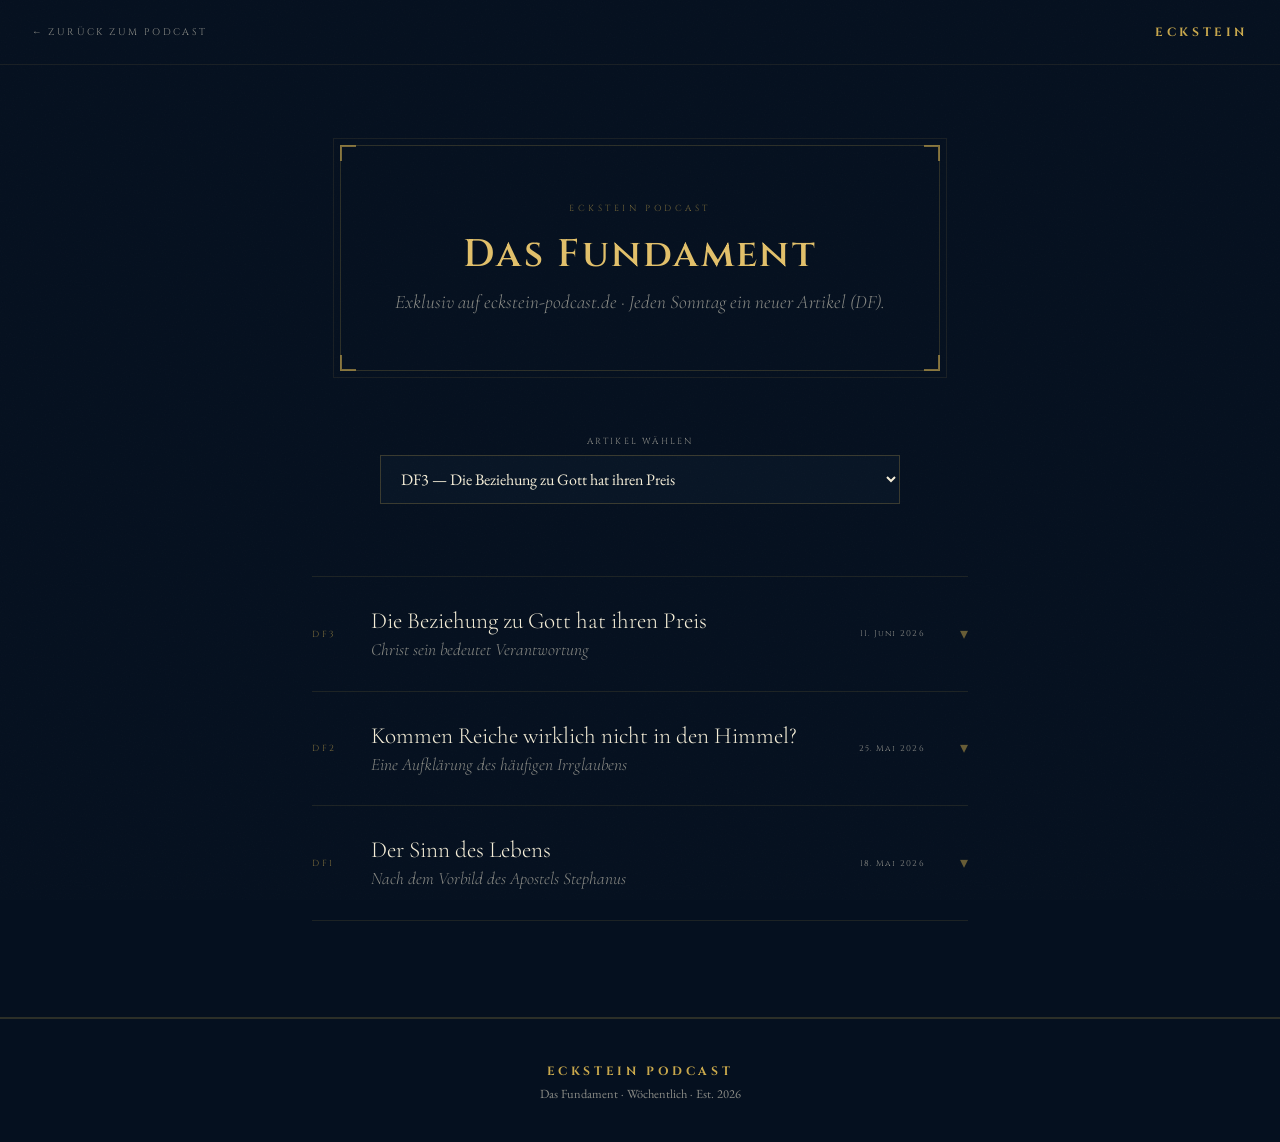
<file: fundament/index.html>
<!DOCTYPE html>
<html lang="de">
<head>
  <meta charset="UTF-8">
  <meta name="viewport" content="width=device-width, initial-scale=1.0">
  <title>Das Fundament — Blog · Eckstein Podcast</title>
  <meta name="description" content="Das Fundament — wöchentliche Artikel exklusiv auf eckstein-podcast.de. PDF-Downloads, Dropdown, alle DF-Artikel.">
  <link rel="canonical" href="https://www.eckstein-podcast.de/fundament/">
  <meta property="og:title" content="Das Fundament — Eckstein Podcast">
  <meta property="og:description" content="Wöchentlich ein Artikel über Glaube, Männlichkeit und das Leben das zählt.">
  <meta property="og:url" content="https://www.eckstein-podcast.de/fundament/">
  <meta property="og:image" content="https://www.eckstein-podcast.de/img/Logo.png">
  <meta property="og:type" content="website">
  <meta property="og:locale" content="de_DE">
  <meta name="twitter:card" content="summary_large_image">
  <meta name="twitter:site" content="@Eckstein_Pod">
  <meta name="twitter:image" content="https://www.eckstein-podcast.de/img/Logo.png">
  <meta name="author" content="Kevin Ritz, Florian Spieß">

  <link rel="icon" type="image/png" href="../img/Logo.png">
  <link rel="preconnect" href="https://fonts.googleapis.com">
  <link rel="preconnect" href="https://fonts.gstatic.com" crossorigin>
  <link href="https://fonts.googleapis.com/css2?family=Cinzel:wght@400;600;700&family=Cormorant+Garamond:ital,wght@0,300;0,400;1,300&family=EB+Garamond:wght@400;500&display=swap" rel="stylesheet">
  <link rel="stylesheet" href="../css/site.css">

  <style>
    /* ── NAV ── */
    .article-nav {
      padding: 1.5rem 2rem;
      border-bottom: 1px solid rgba(201,168,76,0.1);
      display: flex;
      justify-content: space-between;
      align-items: center;
    }

    .nav-back {
      font-family: 'Cinzel', serif;
      font-size: 0.6rem;
      letter-spacing: 0.25em;
      color: var(--cream-dim);
      text-decoration: none;
      text-transform: uppercase;
      transition: color 0.2s;
    }
    .nav-back:hover { color: var(--gold); }

    .nav-logo {
      font-family: 'Cinzel', serif;
      font-size: 0.75rem;
      font-weight: 700;
      letter-spacing: 0.3em;
      color: var(--gold);
      text-decoration: none;
    }

    /* ── PAGE HEADER ── */
    .hub-header {
      padding: 5rem 2rem 4rem;
      text-align: center;
      position: relative;
    }

    .hub-header-inner {
      max-width: 600px;
      margin: 0 auto;
      border: 1px solid rgba(201,168,76,0.2);
      padding: 3.5rem 3rem;
      position: relative;
    }

    /* Äußere Linie */
    .hub-header-inner::before {
      content: '';
      position: absolute;
      inset: -8px;
      border: 0.5px solid rgba(201,168,76,0.1);
      pointer-events: none;
    }

    /* 4 Eck-Ornamente */
    .hub-header-inner .cn {
      position: absolute;
      width: 16px;
      height: 16px;
      border-color: rgba(201,168,76,0.6);
      border-style: solid;
    }
    .hub-header-inner .tl { top: -1px;    left: -1px;  border-width: 2px 0 0 2px; }
    .hub-header-inner .tr { top: -1px;    right: -1px; border-width: 2px 2px 0 0; }
    .hub-header-inner .bl { bottom: -1px; left: -1px;  border-width: 0 0 2px 2px; }
    .hub-header-inner .br { bottom: -1px; right: -1px; border-width: 0 2px 2px 0; }

    .hub-series {
      font-family: 'Cinzel', serif;
      font-size: 0.55rem;
      letter-spacing: 0.4em;
      color: rgba(201,168,76,0.55);
      text-transform: uppercase;
      margin-bottom: 1.2rem;
    }

    .hub-title {
      font-family: 'Cinzel', serif;
      font-size: clamp(1.6rem, 4vw, 2.4rem);
      font-weight: 600;
      letter-spacing: 0.06em;
      color: var(--gold-light);
      line-height: 1.15;
      margin-bottom: 0.8rem;
    }

    .hub-subtitle {
      font-family: 'Cormorant Garamond', serif;
      font-size: clamp(1rem, 2vw, 1.2rem);
      font-weight: 300;
      font-style: italic;
      color: var(--cream-dim);
    }

    /* ── ARTIKEL LISTE ── */
    .hub-wrap {
      max-width: 720px;
      margin: 0 auto;
      padding: 2rem 2rem 6rem;
    }

    .hub-article {
      border-top: 1px solid rgba(201,168,76,0.12);
      position: relative;
    }

    .hub-article:last-child {
      border-bottom: 1px solid rgba(201,168,76,0.12);
    }

    .hub-article-header {
      width: 100%;
      background: none;
      border: none;
      cursor: pointer;
      padding: 1.8rem 0;
      display: flex;
      align-items: center;
      gap: 1.2rem;
      text-align: left;
      transition: background 0.2s;
    }

    .hub-article-header:hover {
      background: rgba(201,168,76,0.04);
    }

    .hub-article.open .hub-article-header {
      border-bottom: 2px solid rgba(201,168,76,0.25);
    }

    .hub-num {
      font-family: 'Cinzel', serif;
      font-size: 0.55rem;
      letter-spacing: 0.3em;
      color: rgba(201,168,76,0.6);
      text-transform: uppercase;
      min-width: 2.5rem;
      flex-shrink: 0;
    }

    .hub-article-title {
      font-family: 'Cormorant Garamond', serif;
      font-size: clamp(1.15rem, 2.5vw, 1.45rem);
      font-weight: 300;
      color: var(--cream);
      flex: 1;
      line-height: 1.3;
      display: flex;
      flex-direction: column;
      gap: 0.2rem;
    }

    .hub-article-title em {
      font-size: 0.75em;
      font-style: italic;
      color: var(--cream-dim);
      font-weight: 300;
    }

    .hub-article-meta {
      font-family: 'Cinzel', serif;
      font-size: 0.52rem;
      letter-spacing: 0.15em;
      color: var(--cream-dim);
      margin-right: 1rem;
      flex-shrink: 0;
    }

    .hub-chevron {
      font-size: 1rem;
      color: rgba(201,168,76,0.5);
      transition: transform 0.3s cubic-bezier(0.16,1,0.3,1);
      flex-shrink: 0;
      line-height: 1;
    }

    .hub-article.open .hub-chevron {
      transform: rotate(180deg);
    }

    /* ── ARTIKEL BODY ── */
    .hub-article-body {
      max-height: 0;
      overflow: hidden;
      transition: max-height 0.5s cubic-bezier(0.16,1,0.3,1);
    }

    .hub-article.open .hub-article-body {
      max-height: 5000px;
    }

    .hub-article-content {
      padding: 2rem 0 1rem 3.5rem;
      font-size: clamp(1.05rem, 2vw, 1.12rem);
      line-height: 1.9;
      color: rgba(245,238,216,0.87);
    }

    .hub-article-content p {
      margin-bottom: 1.3rem;
    }

    .hub-article-content p:last-child { margin-bottom: 0; }

    .hub-highlight {
      color: var(--gold-light);
      font-style: italic;
    }

    .hub-verse {
      border-left: 2px solid rgba(201,168,76,0.38);
      padding: 0.5rem 0 0.5rem 1.4rem;
      margin: 1.6rem 0;
    }

    .hub-verse p {
      font-style: italic;
      color: rgba(245,238,216,0.72);
      font-size: clamp(1rem, 2vw, 1.08rem);
      line-height: 1.75;
      margin-bottom: 0.5rem !important;
    }

    .hub-verse cite {
      font-style: normal;
      font-family: 'Cinzel', serif;
      font-size: 0.55rem;
      letter-spacing: 0.2em;
      color: rgba(201,168,76,0.65);
      text-transform: uppercase;
    }

    .hub-closing {
      font-family: 'Cinzel', serif;
      font-size: 0.8rem;
      letter-spacing: 0.2em;
      color: rgba(201,168,76,0.75);
      text-align: center;
      margin: 1.5rem 0;
    }

    .hub-article-links {
      padding: 1.5rem 0 2rem 3.5rem;
      display: flex;
      align-items: center;
      gap: 1.5rem;
      flex-wrap: wrap;
      border-top: 1px solid rgba(201,168,76,0.08);
    }

    .hub-link-label {
      font-family: 'Cinzel', serif;
      font-size: 0.55rem;
      letter-spacing: 0.25em;
      color: var(--cream-dim);
      text-transform: uppercase;
    }

    .hub-link {
      font-family: 'Cinzel', serif;
      font-size: 0.6rem;
      letter-spacing: 0.15em;
      color: var(--gold-light);
      text-decoration: none;
      text-transform: uppercase;
      border-bottom: 1px solid rgba(201,168,76,0.3);
      padding-bottom: 1px;
      transition: color 0.2s, border-color 0.2s;
    }
    .hub-link:hover { color: var(--gold-pale); border-color: var(--gold); }

    /* ── FOOTER ── */
    .hub-footer {
      text-align: center;
      padding: 2.5rem 2rem;
      border-top: 2px solid rgba(201,168,76,0.2);
    }

    .hub-footer a {
      font-family: 'Cinzel', serif;
      font-size: 0.75rem;
      font-weight: 700;
      letter-spacing: 0.3em;
      color: var(--gold);
      text-decoration: none;
    }

    .hub-footer small {
      display: block;
      font-family: 'EB Garamond', serif;
      font-size: 0.78rem;
      color: var(--cream-dim);
      margin-top: 0.3rem;
    }

    .hub-select-wrap {
      max-width: 720px;
      margin: 0 auto 2.5rem;
      padding: 0 2rem;
      display: flex;
      flex-direction: column;
      gap: 0.5rem;
      align-items: center;
    }

    .hub-select-label {
      font-family: 'Cinzel', serif;
      font-size: 0.55rem;
      letter-spacing: 0.25em;
      color: var(--cream-dim);
      text-transform: uppercase;
    }

    .hub-select {
      width: 100%;
      max-width: 520px;
      background: var(--navy-2);
      color: var(--cream);
      border: 1px solid rgba(201,168,76,0.25);
      padding: 0.75rem 1rem;
      font-family: 'EB Garamond', serif;
      font-size: 1rem;
    }

    @media (max-width: 600px) {
      .hub-header-inner { padding: 2.5rem 1.5rem; }
      .hub-article-content { padding-left: 0; }
      .hub-article-links { padding-left: 0; }
      .hub-article-meta { display: none; }
    }
  </style>
</head>
<body>

  <nav class="article-nav">
    <a href="/" class="nav-back">← Zurück zum Podcast</a>
    <a href="/" class="nav-logo">ECKSTEIN</a>
  </nav>

  <header class="hub-header">
    <div class="hub-header-inner">
      <div class="cn tl"></div>
      <div class="cn tr"></div>
      <div class="cn bl"></div>
      <div class="cn br"></div>
      <p class="hub-series">Eckstein Podcast</p>
      <h1 class="hub-title">Das Fundament</h1>
      <p class="hub-subtitle">Exklusiv auf eckstein-podcast.de · Jeden Sonntag ein neuer Artikel (DF).</p>
    </div>
  </header>

  <div class="hub-select-wrap">
    <label for="fundament-select" class="hub-select-label">Artikel wählen</label>
    <select id="fundament-select" class="hub-select" aria-label="Artikel wählen">
      <option value="df3">DF3 — Die Beziehung zu Gott hat ihren Preis</option>
      <option value="df2">DF2 — Kommen Reiche wirklich nicht in den Himmel?</option>
      <option value="df1">DF1 — Der Sinn des Lebens</option>
    </select>
  </div>

  <main class="hub-wrap">

    <!-- ── DF3 (neuester) ── -->
    <div class="hub-article" id="df3">
      <button class="hub-article-header" onclick="toggleArticle(this)" aria-expanded="false">
        <span class="hub-num">DF3</span>
        <span class="hub-article-title">Die Beziehung zu Gott hat ihren Preis<em>Christ sein bedeutet Verantwortung</em></span>
        <span class="hub-article-meta">11. Juni 2026</span>
        <span class="hub-chevron">▾</span>
      </button>
      <div class="hub-article-body">
        <div class="hub-article-content">
          <p>Christ sein bedeutet Verantwortung — unser ehrlich Bestes zu geben, im Bilde Jesu Christi zu leben. Der einzige Mensch, der jemals gelebt hat, ohne einmal nachzugeben.</p>

          <p>Die bessere Frage: Was heißt eigentlich lieben?</p>

          <div class="hub-verse">
            <p>„Größere Liebe hat niemand als die, dass er sein Leben lässt für seine Freunde."</p>
            <cite>Johannes 15,13</cite>
          </div>

          <div class="hub-verse">
            <p>„Gott lieben mit allem, was du hast. Deinen Nächsten wie dich selbst."</p>
            <cite>Matthäus 22,37–39</cite>
          </div>

          <p><span class="hub-highlight">Liebe bedeutet Selbstaufopferung.</span> Jeden Tag aufs Neue das Kreuz auf sich zu nehmen — nicht Bequemlichkeit, wenn das Leben einfach ist.</p>

          <p>Eine starke Beziehung zu Gott kostet. Der Preis ist nicht klein. Du weißt, was du wählen solltest. Die Frage ist, ob du den Preis zahlen willst.</p>

          <p class="hub-closing">Wähle. Zahle den Preis.</p>
        </div>
        <div class="hub-article-links">
          <a href="beziehung-zu-gott-hat-ihren-preis.html" class="hub-link">Vollständiger Artikel →</a>
          <a href="beziehung-zu-gott-hat-ihren-preis.html?drucken=1" class="hub-link">Als PDF speichern (Drucken)</a>
        </div>
      </div>
    </div>

    <!-- ── DF2 ── -->
    <div class="hub-article" id="df2">
      <button class="hub-article-header" onclick="toggleArticle(this)" aria-expanded="false">
        <span class="hub-num">DF2</span>
        <span class="hub-article-title">Kommen Reiche wirklich nicht in den Himmel?<em>Eine Aufklärung des häufigen Irrglaubens</em></span>
        <span class="hub-article-meta">25. Mai 2026</span>
        <span class="hub-chevron">▾</span>
      </button>
      <div class="hub-article-body">
        <div class="hub-article-content">
          <p>Es existiert der Irrglaube unter vielen Christen, dass Ziele von finanziellem Erfolg zu haben unchristlich wären. Da der Herr uns lehrt in Matthäus 19,24:</p>

          <div class="hub-verse">
            <p>„Und weiter sage ich euch: Es ist leichter, dass ein Kamel durch ein Nadelöhr gehe, als dass ein Reicher in das Reich Gottes eingehe."</p>
            <cite>Matthäus 19,24</cite>
          </div>

          <p>Diesen Rat als nur das zu verstehen, was in diesem einen Vers steht, ist es sich zu einfach gemacht — es mangelt dort an viel Kontext.</p>

          <p><span class="hub-highlight">Der feine aber entscheidende Unterschied ist also: WARUM bestrebst du den finanziellen weltlichen Erfolg?</span> Stelle dir diese Frage nun ehrlich — sich zurechtreden ist sinnlos, denn Gott sieht alles.</p>

          <p>Kommen Reiche also in den Himmel? Die Frage ist falsch gestellt.</p>

          <p>Die richtige Frage ist: <span class="hub-highlight">Für wen lebst du, wenn du reich bist?</span></p>

          <p>Beantworte die ehrlich, jeden Tag neu — und der Rest ist Gottes Sache.</p>

          <p class="hub-closing">Ehrlich. Jeden Tag. Gottes Sache.</p>
        </div>
        <div class="hub-article-links">
          <a href="kommen-reiche-in-den-himmel.html" class="hub-link">Vollständiger Artikel →</a>
          <a href="kommen-reiche-in-den-himmel.html?drucken=1" class="hub-link">Als PDF speichern (Drucken)</a>
        </div>
      </div>
    </div>

    <!-- ── DF1 ── -->
    <div class="hub-article" id="df1">
      <button class="hub-article-header" onclick="toggleArticle(this)" aria-expanded="false">
        <span class="hub-num">DF1</span>
        <span class="hub-article-title">Der Sinn des Lebens<em>Nach dem Vorbild des Apostels Stephanus</em></span>
        <span class="hub-article-meta">18. Mai 2026</span>
        <span class="hub-chevron">▾</span>
      </button>
      <div class="hub-article-body">
        <div class="hub-article-content">
          <p>Die einfache Antwort auf den Sinn des Lebens findet sich in:</p>

          <div class="hub-verse">
            <p>„Während sie ihn steinigten, betete Stephanus: ‚Herr Jesus, nimm meinen Geist auf.' Dann fiel er auf die Knie und rief: ‚Herr, rechne ihnen diese Sünde nicht an.' Und als er das gesagt hatte, entschlief er."</p>
            <cite>Apostelgeschichte 7,59–60</cite>
          </div>

          <p>Selbst nachdem die Menge den Apostel Stephanus gesteinigt hatte, weil er Jesus Christus als den Sohn Gottes bekannte,</p>

          <div class="hub-verse">
            <p>„Siehe, ich sehe den Himmel offen und den Menschensohn zur Rechten Gottes stehen."</p>
            <cite>Apostelgeschichte 7,56</cite>
          </div>

          <p>hatte er noch immer nur die Liebe Gottes in seinem Herzen.</p>

          <p>Das ist keine Schwäche. <span class="hub-highlight">Das ist Männlichkeit in ihrer reinsten Form.</span></p>

          <p>Gott und Seine Schöpfung bedingungslos zu lieben — dieselben Menschen, die ihn gerade töten, für das was sie sind.</p>

          <p>Für seine „Feinde" zu beten, dass sie Jesus Christus finden, Seine Liebe und Seine Stärke, und lernen sich selbst zu vergeben für all die Fehler, die sie gemacht haben.</p>

          <p>Das zeigt uns, dass der Sinn des Lebens darin besteht, im Bilde des Sohnes, des Vaters und des Heiligen Geistes zu leben. Die Liebe weiterzugeben, die Er uns jeden Tag schenkt.</p>

          <p>Zum kompetentesten, rechtschaffensten Mann heranzuwachsen, der man in seiner kurzen menschlichen Existenz werden kann, bis wir aufsteigen und vor Ihm stehen.</p>

          <p class="hub-closing">Wachse. Liebe. Steh fest.</p>
        </div>
        <div class="hub-article-links">
          <a href="der-sinn-des-lebens.html" class="hub-link">Vollständiger Artikel →</a>
          <a href="der-sinn-des-lebens.html?drucken=1" class="hub-link">Als PDF speichern (Drucken)</a>
        </div>
      </div>
    </div>

    <!-- weitere Artikel werden hier ergänzt -->

  </main>

  <footer class="hub-footer">
    <a href="/">ECKSTEIN PODCAST</a>
    <small>Das Fundament · Wöchentlich · Est. 2026</small>
  </footer>

  <script>
    function toggleArticle(btn) {
      const article = btn.closest('.hub-article');
      const isOpen  = article.classList.contains('open');
      document.querySelectorAll('.hub-article.open').forEach(a => {
        a.classList.remove('open');
        a.querySelector('.hub-article-header').setAttribute('aria-expanded', 'false');
      });
      if (!isOpen) {
        article.classList.add('open');
        btn.setAttribute('aria-expanded', 'true');
      }
    }

    document.getElementById('fundament-select')?.addEventListener('change', function (e) {
      const article = document.getElementById(e.target.value);
      if (!article) return;
      const btn = article.querySelector('.hub-article-header');
      if (btn) toggleArticle(btn);
      article.scrollIntoView({ behavior: 'smooth', block: 'start' });
    });
  </script>

</body>
</html>
</file>
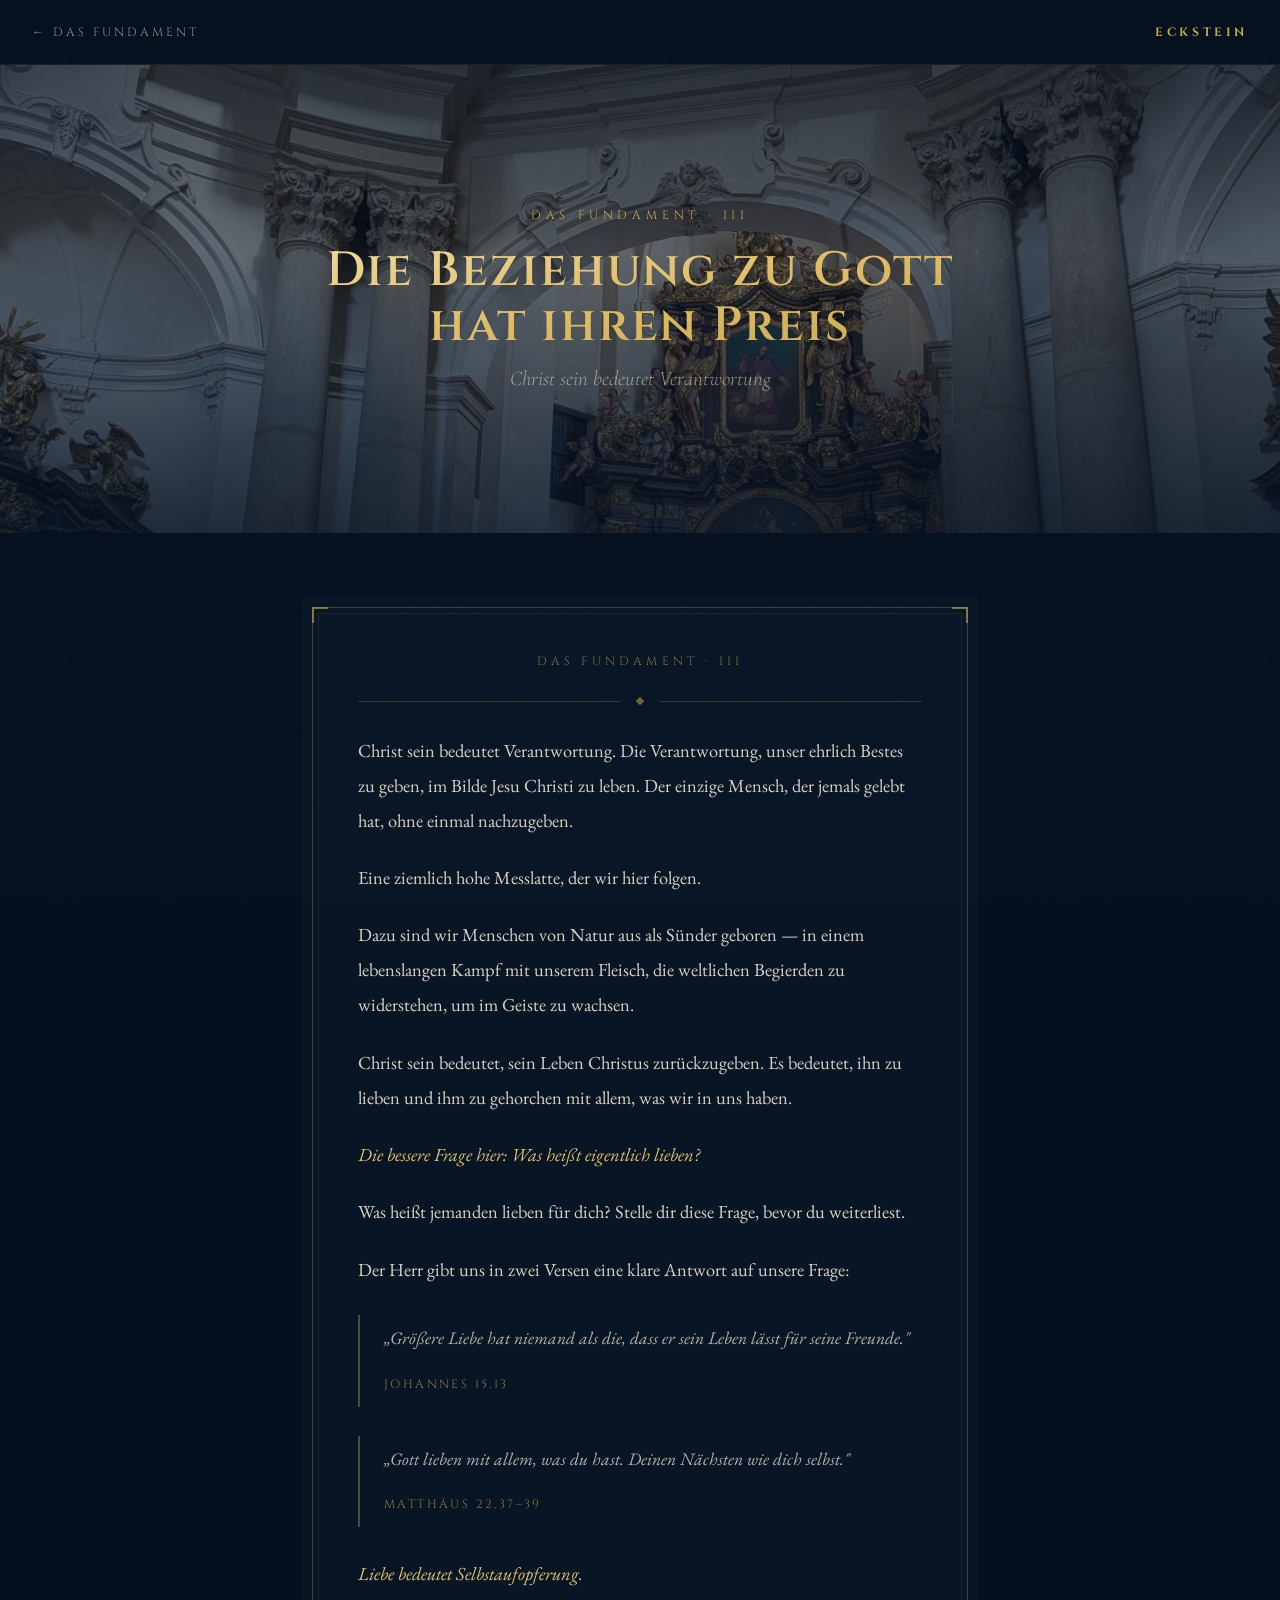
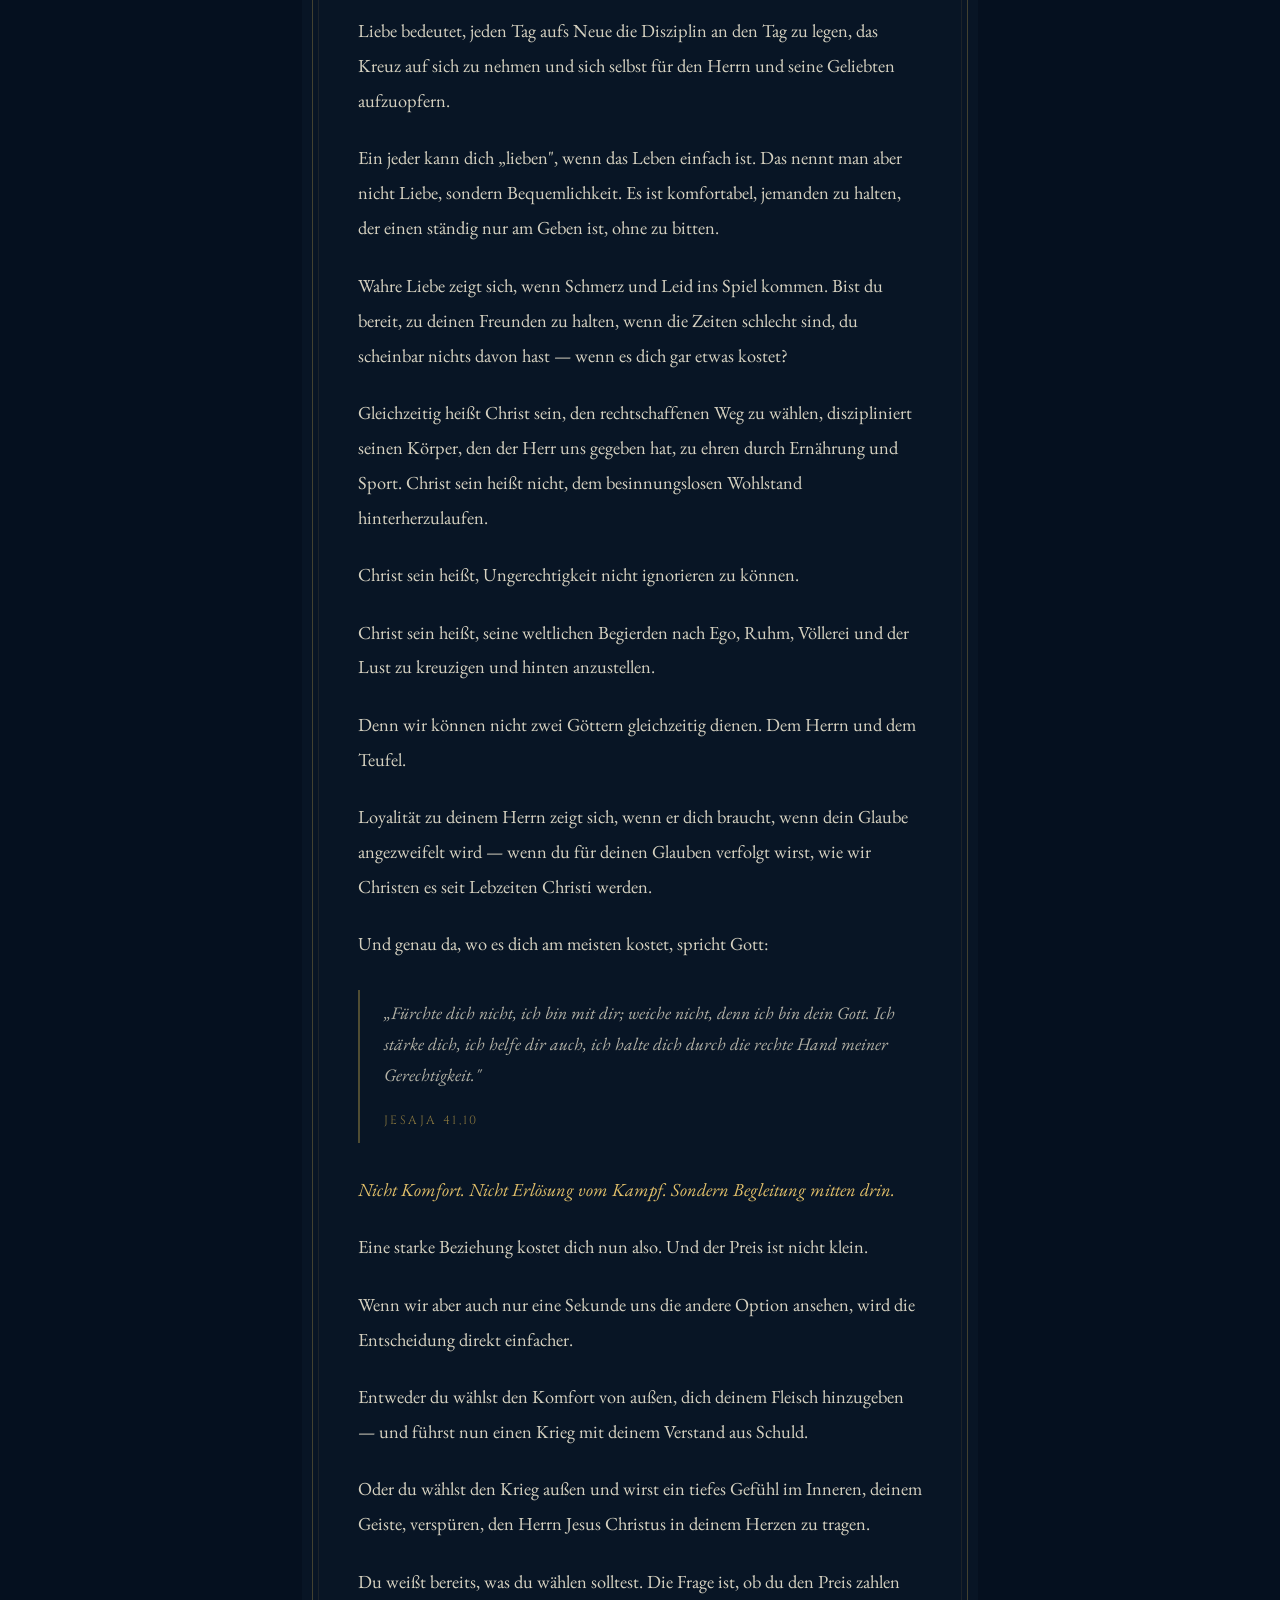
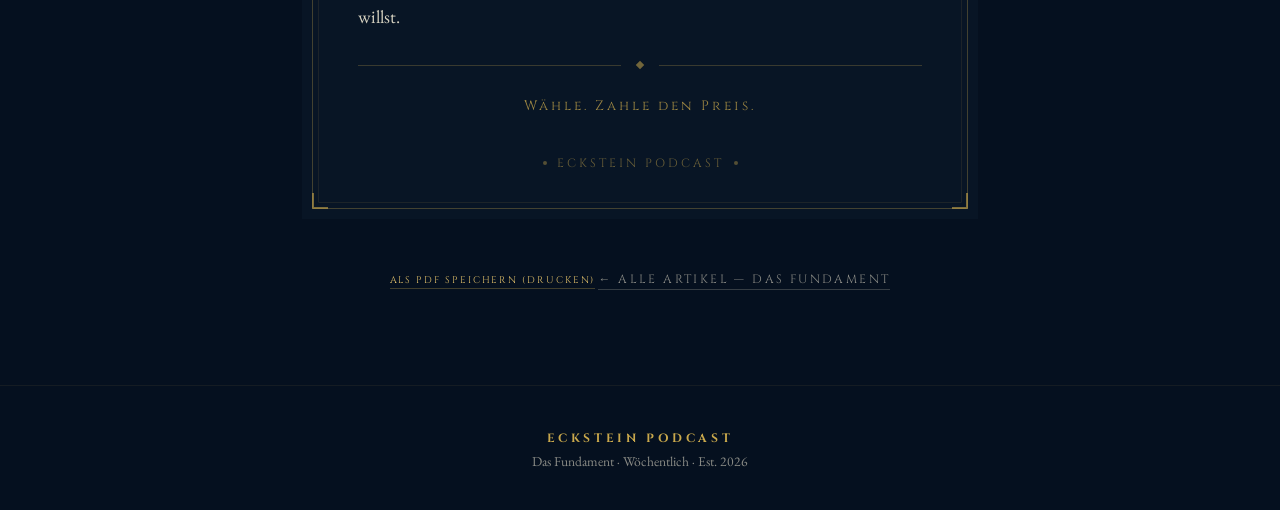
<file: fundament/beziehung-zu-gott-hat-ihren-preis.html>
<!DOCTYPE html>
<html lang="de">
<head>
  <meta charset="UTF-8">
  <meta name="viewport" content="width=device-width, initial-scale=1.0">
  <title>Die Beziehung zu Gott hat ihren Preis — Das Fundament · Eckstein Podcast</title>
  <meta name="description" content="Christ sein bedeutet Verantwortung. Liebe bedeutet Selbstaufopferung — und genau da zeigt sich, ob deine Beziehung zu Gott echt ist.">
  <link rel="canonical" href="https://www.eckstein-podcast.de/fundament/beziehung-zu-gott-hat-ihren-preis.html">
  <meta property="og:title" content="Die Beziehung zu Gott hat ihren Preis — Das Fundament · Eckstein Podcast">
  <meta property="og:description" content="Liebe bedeutet Selbstaufopferung. Nicht Komfort. Nicht Erlösung vom Kampf. Sondern Begleitung mitten drin.">
  <meta property="og:url" content="https://www.eckstein-podcast.de/fundament/beziehung-zu-gott-hat-ihren-preis.html">
  <meta property="og:image" content="https://www.eckstein-podcast.de/img/Logo.png">
  <meta property="og:type" content="article">
  <meta property="og:locale" content="de_DE">
  <meta name="twitter:card" content="summary_large_image">
  <meta name="twitter:site" content="@Eckstein_Pod">
  <meta name="twitter:title" content="Die Beziehung zu Gott hat ihren Preis">
  <meta name="twitter:description" content="Liebe bedeutet Selbstaufopferung — jeden Tag aufs Neue.">
  <meta name="twitter:image" content="https://www.eckstein-podcast.de/img/Logo.png">
  <meta name="author" content="Kevin Ritz">

  <script type="application/ld+json">
  {
    "@context": "https://schema.org",
    "@type": "Article",
    "headline": "Die Beziehung zu Gott hat ihren Preis — Christ sein bedeutet Verantwortung",
    "description": "Liebe bedeutet Selbstaufopferung. Nicht Komfort. Sondern Begleitung mitten im Kampf.",
    "author": { "@type": "Person", "name": "Kevin Ritz" },
    "datePublished": "2026-06-11",
    "publisher": { "@type": "Organization", "name": "Eckstein Podcast", "url": "https://www.eckstein-podcast.de/" },
    "url": "https://www.eckstein-podcast.de/fundament/beziehung-zu-gott-hat-ihren-preis.html",
    "inLanguage": "de",
    "isPartOf": { "@type": "Blog", "name": "Das Fundament", "url": "https://www.eckstein-podcast.de/fundament/" }
  }
  </script>

  <link rel="icon" type="image/png" href="../img/Logo.png">
  <link rel="preconnect" href="https://fonts.googleapis.com">
  <link rel="preconnect" href="https://fonts.gstatic.com" crossorigin>
  <link href="https://fonts.googleapis.com/css2?family=Cinzel:wght@400;600;700&family=Cormorant+Garamond:ital,wght@0,300;0,400;1,300&family=EB+Garamond:wght@400;500&display=swap" rel="stylesheet">

  <style>
    :root {
      --navy:       #05101f;
      --navy-2:     #081525;
      --navy-3:     #0c1e35;
      --gold:       #c9a84c;
      --gold-light: #e2c06a;
      --gold-pale:  #f0dca0;
      --gold-dim:   rgba(201,168,76,0.08);
      --cream:      #f5eed8;
      --cream-dim:  rgba(245,238,216,0.55);
    }

    *, *::before, *::after { box-sizing: border-box; margin: 0; padding: 0; }
    html { scroll-behavior: smooth; }

    body {
      background: var(--navy);
      color: var(--cream);
      font-family: 'EB Garamond', Georgia, serif;
      overflow-x: hidden;
    }

    body::after {
      content: '';
      position: fixed;
      inset: 0;
      pointer-events: none;
      z-index: 9999;
      background-image: url("data:image/svg+xml,%3Csvg xmlns='http://www.w3.org/2000/svg' width='300' height='300'%3E%3Cfilter id='g'%3E%3CfeTurbulence type='fractalNoise' baseFrequency='0.75' numOctaves='4' stitchTiles='stitch'/%3E%3C/filter%3E%3Crect width='300' height='300' filter='url(%23g)' opacity='0.045'/%3E%3C/svg%3E");
      opacity: 0.5;
    }

    /* ── NAV ── */
    .article-nav {
      padding: 1.5rem 2rem;
      border-bottom: 1px solid rgba(201,168,76,0.1);
      display: flex;
      justify-content: space-between;
      align-items: center;
      position: relative;
      z-index: 10;
    }

    .nav-back {
      font-family: 'Cinzel', serif;
      font-size: 0.75rem;
      letter-spacing: 0.25em;
      color: var(--cream-dim);
      text-decoration: none;
      text-transform: uppercase;
      transition: color 0.2s;
    }
    .nav-back:hover { color: var(--gold); }

    .nav-logo {
      font-family: 'Cinzel', serif;
      font-size: 0.75rem;
      font-weight: 700;
      letter-spacing: 0.3em;
      color: var(--gold);
      text-decoration: none;
    }

    /* ── HERO ── */
    .article-hero {
      position: relative;
      height: 52vh;
      min-height: 320px;
      max-height: 520px;
      overflow: hidden;
      display: grid;
      place-items: center;
    }

    .article-hero::before {
      content: '';
      position: absolute;
      inset: 0;
      background-image: url('DF3_background.jpg');
      background-size: cover;
      background-position: center 35%;
      z-index: 0;
    }

    .article-hero::after {
      content: '';
      position: absolute;
      inset: 0;
      background: linear-gradient(
        180deg,
        rgba(5,16,31,0.72) 0%,
        rgba(5,16,31,0.55) 40%,
        rgba(5,16,31,0.85) 100%
      );
      z-index: 1;
    }

    .hero-inner {
      position: relative;
      z-index: 2;
      text-align: center;
      padding: 0 2rem;
    }

    .hero-series {
      font-family: 'Cinzel', serif;
      font-size: 0.75rem;
      letter-spacing: 0.4em;
      color: var(--gold);
      text-transform: uppercase;
      margin-bottom: 1.2rem;
    }

    .hero-title {
      font-family: 'Cinzel', serif;
      font-size: clamp(1.6rem, 4.5vw, 3rem);
      font-weight: 600;
      letter-spacing: 0.04em;
      line-height: 1.15;
      color: transparent;
      background: linear-gradient(170deg, var(--gold-pale) 0%, var(--gold-light) 45%, var(--gold) 100%);
      -webkit-background-clip: text;
      background-clip: text;
      max-width: 700px;
      margin: 0 auto 0.8rem;
    }

    .hero-subtitle {
      font-family: 'Cormorant Garamond', serif;
      font-size: clamp(1rem, 2.5vw, 1.3rem);
      font-weight: 300;
      font-style: italic;
      color: var(--cream-dim);
    }

    /* ── ARTICLE CARD ── */
    .article-outer {
      max-width: 740px;
      margin: 0 auto;
      padding: 4rem 2rem 6rem;
    }

    /* Template-style border ornament */
    .article-card {
      position: relative;
      background: var(--navy-2);
      padding: 3.5rem 3.5rem 3rem;
    }

    .card-border-o {
      position: absolute;
      inset: 10px;
      border: 1px solid rgba(201,168,76,0.3);
      border-radius: 2px;
      pointer-events: none;
    }

    .card-border-i {
      position: absolute;
      inset: 16px;
      border: 0.5px solid rgba(201,168,76,0.1);
      border-radius: 1px;
      pointer-events: none;
    }

    .cn { position: absolute; width: 16px; height: 16px; border-color: var(--gold); border-style: solid; opacity: 0.6; }
    .tl { top: 10px;    left: 10px;  border-width: 2px 0 0 2px; }
    .tr { top: 10px;    right: 10px; border-width: 2px 2px 0 0; }
    .bl { bottom: 10px; left: 10px;  border-width: 0 0 2px 2px; }
    .br { bottom: 10px; right: 10px; border-width: 0 2px 2px 0; }

    /* ── ARTICLE HEADER (inside card) ── */
    .article-series {
      font-family: 'Cinzel', serif;
      font-size: 0.75rem;
      letter-spacing: 0.35em;
      color: rgba(201,168,76,0.6);
      text-transform: uppercase;
      text-align: center;
      margin-bottom: 1rem;
    }

    .article-divider {
      display: flex;
      align-items: center;
      gap: 1rem;
      margin: 1.8rem 0;
    }

    .article-divider::before,
    .article-divider::after {
      content: '';
      flex: 1;
      height: 0.5px;
      background: rgba(201,168,76,0.25);
    }

    .divider-diamond {
      width: 6px;
      height: 6px;
      background: var(--gold);
      transform: rotate(45deg);
      opacity: 0.55;
      flex-shrink: 0;
    }

    /* ── BODY ── */
    .article-body {
      font-size: clamp(1.05rem, 2vw, 1.15rem);
      line-height: 1.9;
      color: rgba(245,238,216,0.87);
    }

    .article-body p { margin-bottom: 1.4rem; }
    .article-body p:last-child { margin-bottom: 0; }

    .article-highlight {
      color: var(--gold-light);
      font-style: italic;
    }

    .article-verse {
      border-left: 2px solid rgba(201,168,76,0.38);
      padding: 0.5rem 0 0.5rem 1.5rem;
      margin: 1.8rem 0;
    }

    .article-verse p {
      font-style: italic;
      color: rgba(245,238,216,0.72);
      font-size: clamp(1rem, 2vw, 1.1rem);
      line-height: 1.75;
      margin-bottom: 0.6rem !important;
    }

    .article-verse cite {
      font-style: normal;
      font-family: 'Cinzel', serif;
      font-size: 0.75rem;
      letter-spacing: 0.2em;
      color: rgba(201,168,76,0.65);
      text-transform: uppercase;
    }

    .article-closing {
      font-family: 'Cinzel', serif;
      font-size: 0.85rem;
      letter-spacing: 0.22em;
      color: rgba(201,168,76,0.78);
      text-align: center;
      margin-top: 0.5rem;
    }

    /* ── LOGO ROW ── */
    .logo-row {
      display: flex;
      align-items: center;
      justify-content: center;
      gap: 10px;
      margin-top: 2.5rem;
    }

    .logo-dot {
      width: 4px;
      height: 4px;
      background: rgba(201,168,76,0.4);
      border-radius: 50%;
    }

    .logo-txt {
      font-family: 'Cinzel', serif;
      font-size: 0.75rem;
      letter-spacing: 0.25em;
      color: rgba(201,168,76,0.5);
      text-transform: uppercase;
    }

    /* ── BACK LINK ── */
    .article-back {
      margin-top: 3rem;
      text-align: center;
    }

    .article-back a {
      font-family: 'Cinzel', serif;
      font-size: 0.75rem;
      letter-spacing: 0.2em;
      color: var(--cream-dim);
      text-decoration: none;
      text-transform: uppercase;
      border-bottom: 1px solid rgba(245,238,216,0.2);
      padding-bottom: 2px;
      transition: color 0.2s, border-color 0.2s;
    }

    .article-back a:hover { color: var(--gold); border-color: var(--gold); }

    /* ── FOOTER ── */
    .article-footer {
      text-align: center;
      padding: 2.5rem 2rem;
      border-top: 1px solid rgba(201,168,76,0.08);
    }

    .article-footer a {
      font-family: 'Cinzel', serif;
      font-size: 0.75rem;
      font-weight: 700;
      letter-spacing: 0.3em;
      color: var(--gold);
      text-decoration: none;
    }

    .article-footer small {
      display: block;
      font-family: 'EB Garamond', serif;
      font-size: 0.85rem;
      color: var(--cream-dim);
      margin-top: 0.3rem;
    }

    :focus-visible { outline: 2px solid var(--gold); outline-offset: 3px; }

    @media (max-width: 600px) {
      .article-card { padding: 2.5rem 1.8rem 2.2rem; }
    }

    .article-back button {
      font-family: 'Cinzel', serif;
      font-size: 0.6rem;
      letter-spacing: 0.2em;
      color: var(--gold-light);
      text-transform: uppercase;
      background: none;
      border: none;
      border-bottom: 1px solid rgba(201,168,76,0.3);
      padding-bottom: 1px;
      cursor: pointer;
    }

    @media (max-width: 480px) {
      .article-outer { padding: 2.5rem 1rem 4rem; }
    }
  </style>
  <link rel="stylesheet" href="fundament-print.css">
</head>
<body>

  <nav class="article-nav">
    <a href="../fundament/" class="nav-back">← Das Fundament</a>
    <a href="/" class="nav-logo">ECKSTEIN</a>
  </nav>

  <header class="article-hero">
    <div class="hero-inner">
      <p class="hero-series">Das Fundament · III</p>
      <h1 class="hero-title">Die Beziehung zu Gott hat ihren Preis</h1>
      <p class="hero-subtitle">Christ sein bedeutet Verantwortung</p>
    </div>
  </header>

  <main class="article-outer">
    <article class="article-card">
      <div class="card-border-o"></div>
      <div class="card-border-i"></div>
      <div class="cn tl"></div>
      <div class="cn tr"></div>
      <div class="cn bl"></div>
      <div class="cn br"></div>

      <p class="article-series">Das Fundament · III</p>

      <div class="article-divider"><div class="divider-diamond"></div></div>

      <div class="article-body">

        <p>Christ sein bedeutet Verantwortung. Die Verantwortung, unser ehrlich Bestes zu geben, im Bilde Jesu Christi zu leben. Der einzige Mensch, der jemals gelebt hat, ohne einmal nachzugeben.</p>

        <p>Eine ziemlich hohe Messlatte, der wir hier folgen.</p>

        <p>Dazu sind wir Menschen von Natur aus als Sünder geboren — in einem lebenslangen Kampf mit unserem Fleisch, die weltlichen Begierden zu widerstehen, um im Geiste zu wachsen.</p>

        <p>Christ sein bedeutet, sein Leben Christus zurückzugeben. Es bedeutet, ihn zu lieben und ihm zu gehorchen mit allem, was wir in uns haben.</p>

        <p><span class="article-highlight">Die bessere Frage hier: Was heißt eigentlich lieben?</span></p>

        <p>Was heißt jemanden lieben für dich? Stelle dir diese Frage, bevor du weiterliest.</p>

        <p>Der Herr gibt uns in zwei Versen eine klare Antwort auf unsere Frage:</p>

        <div class="article-verse">
          <p>„Größere Liebe hat niemand als die, dass er sein Leben lässt für seine Freunde."</p>
          <cite>Johannes 15,13</cite>
        </div>

        <div class="article-verse">
          <p>„Gott lieben mit allem, was du hast. Deinen Nächsten wie dich selbst."</p>
          <cite>Matthäus 22,37–39</cite>
        </div>

        <p><span class="article-highlight">Liebe bedeutet Selbstaufopferung.</span></p>

        <p>Liebe bedeutet, jeden Tag aufs Neue die Disziplin an den Tag zu legen, das Kreuz auf sich zu nehmen und sich selbst für den Herrn und seine Geliebten aufzuopfern.</p>

        <p>Ein jeder kann dich „lieben", wenn das Leben einfach ist. Das nennt man aber nicht Liebe, sondern Bequemlichkeit. Es ist komfortabel, jemanden zu halten, der einen ständig nur am Geben ist, ohne zu bitten.</p>

        <p>Wahre Liebe zeigt sich, wenn Schmerz und Leid ins Spiel kommen. Bist du bereit, zu deinen Freunden zu halten, wenn die Zeiten schlecht sind, du scheinbar nichts davon hast — wenn es dich gar etwas kostet?</p>

        <p>Gleichzeitig heißt Christ sein, den rechtschaffenen Weg zu wählen, diszipliniert seinen Körper, den der Herr uns gegeben hat, zu ehren durch Ernährung und Sport. Christ sein heißt nicht, dem besinnungslosen Wohlstand hinterherzulaufen.</p>

        <p>Christ sein heißt, Ungerechtigkeit nicht ignorieren zu können.</p>

        <p>Christ sein heißt, seine weltlichen Begierden nach Ego, Ruhm, Völlerei und der Lust zu kreuzigen und hinten anzustellen.</p>

        <p>Denn wir können nicht zwei Göttern gleichzeitig dienen. Dem Herrn und dem Teufel.</p>

        <p>Loyalität zu deinem Herrn zeigt sich, wenn er dich braucht, wenn dein Glaube angezweifelt wird — wenn du für deinen Glauben verfolgt wirst, wie wir Christen es seit Lebzeiten Christi werden.</p>

        <p>Und genau da, wo es dich am meisten kostet, spricht Gott:</p>

        <div class="article-verse">
          <p>„Fürchte dich nicht, ich bin mit dir; weiche nicht, denn ich bin dein Gott. Ich stärke dich, ich helfe dir auch, ich halte dich durch die rechte Hand meiner Gerechtigkeit."</p>
          <cite>Jesaja 41,10</cite>
        </div>

        <p><span class="article-highlight">Nicht Komfort. Nicht Erlösung vom Kampf. Sondern Begleitung mitten drin.</span></p>

        <p>Eine starke Beziehung kostet dich nun also. Und der Preis ist nicht klein.</p>

        <p>Wenn wir aber auch nur eine Sekunde uns die andere Option ansehen, wird die Entscheidung direkt einfacher.</p>

        <p>Entweder du wählst den Komfort von außen, dich deinem Fleisch hinzugeben — und führst nun einen Krieg mit deinem Verstand aus Schuld.</p>

        <p>Oder du wählst den Krieg außen und wirst ein tiefes Gefühl im Inneren, deinem Geiste, verspüren, den Herrn Jesus Christus in deinem Herzen zu tragen.</p>

        <p>Du weißt bereits, was du wählen solltest. Die Frage ist, ob du den Preis zahlen willst.</p>

      </div>

      <div class="article-divider"><div class="divider-diamond"></div></div>

      <p class="article-closing">Wähle. Zahle den Preis.</p>

      <div class="logo-row">
        <div class="logo-dot"></div>
        <span class="logo-txt">Eckstein Podcast</span>
        <div class="logo-dot"></div>
      </div>

    </article>

    <div class="article-back">
      <button type="button" data-fundament-print>Als PDF speichern (Drucken)</button>
      <a href="../fundament/">← Alle Artikel — Das Fundament</a>
    </div>
  </main>

  <footer class="article-footer">
    <a href="/">ECKSTEIN PODCAST</a>
    <small>Das Fundament · Wöchentlich · Est. 2026</small>
  </footer>

  <script src="fundament-print.js"></script>
</body>
</html>
</file>
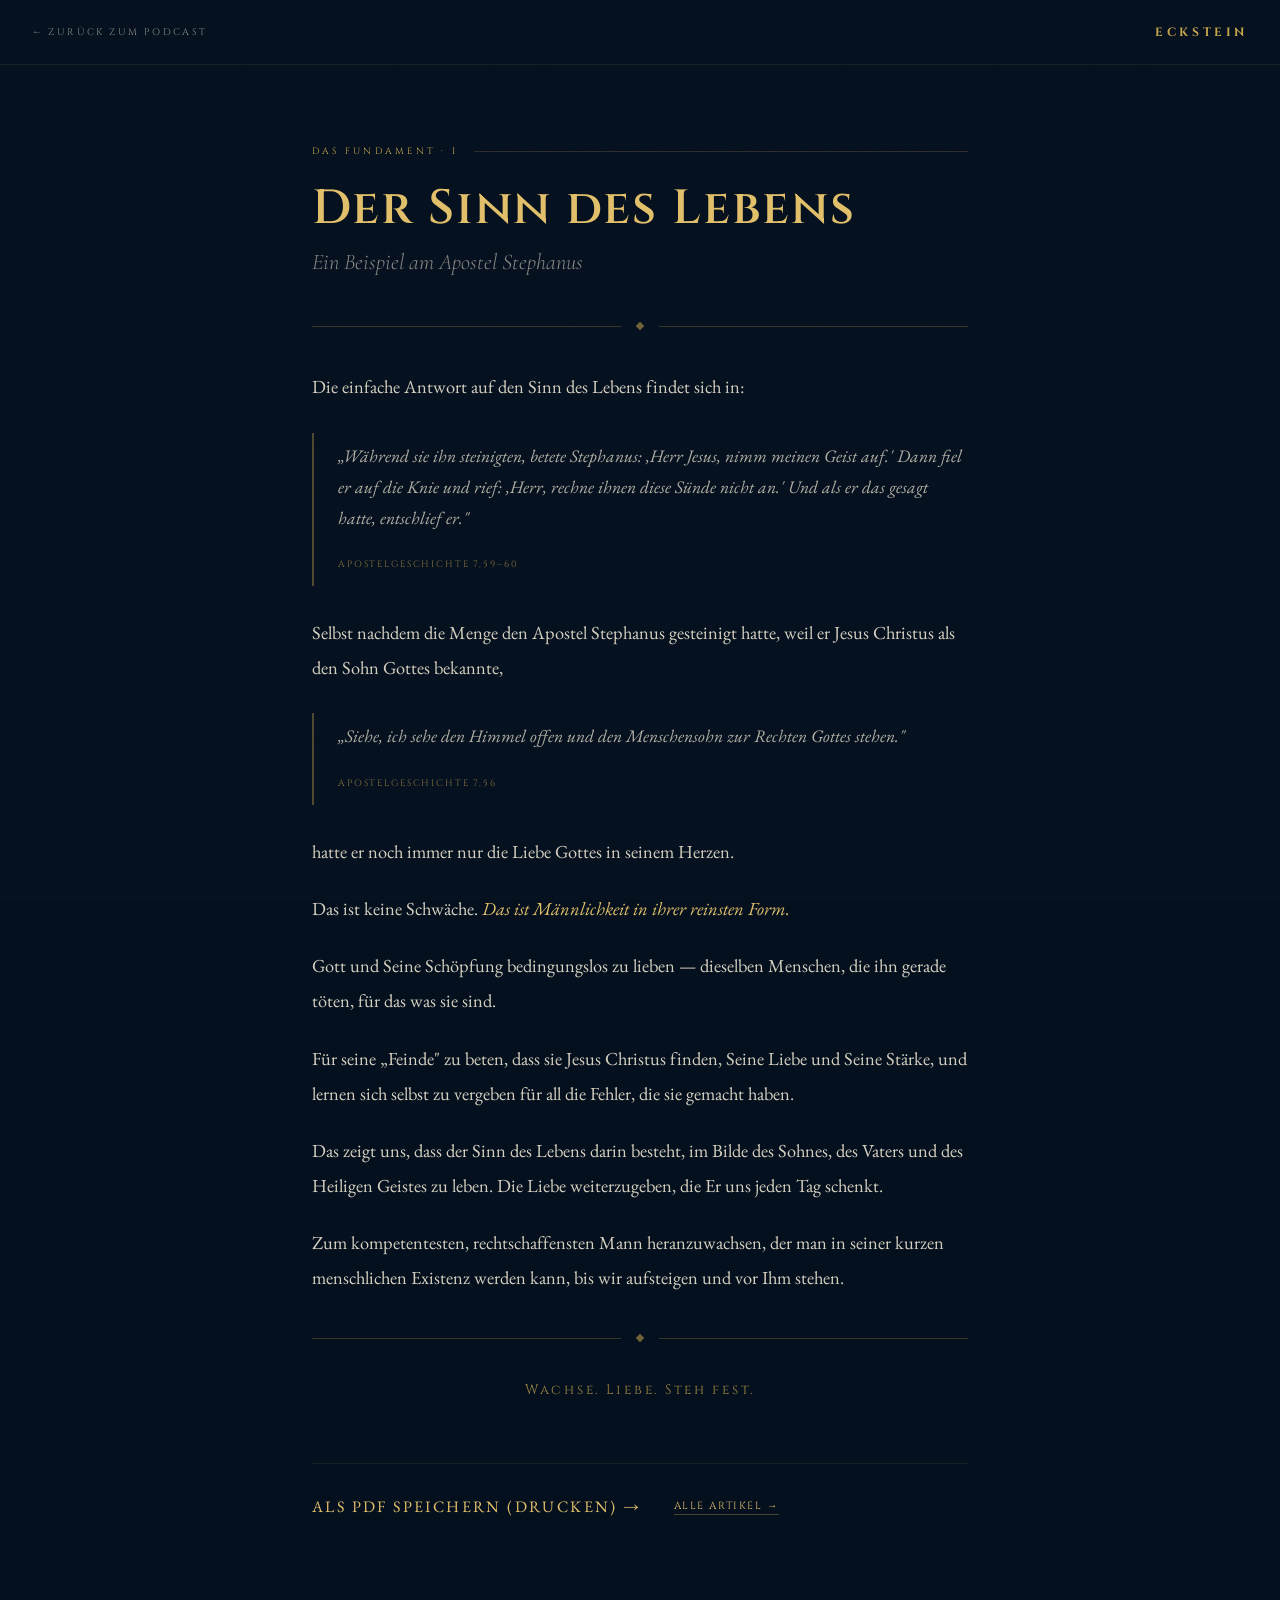
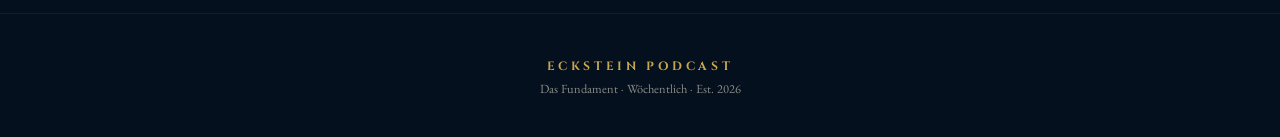
<file: fundament/der-sinn-des-lebens.html>
<!DOCTYPE html>
<html lang="de">
<head>
  <meta charset="UTF-8">
  <meta name="viewport" content="width=device-width, initial-scale=1.0">
  <title>Der Sinn des Lebens — Das Fundament · Eckstein Podcast</title>
  <meta name="description" content="Selbst nachdem die Menge den Apostel Stephanus gesteinigt hatte, hatte er noch immer nur die Liebe Gottes in seinem Herzen. Das ist keine Schwäche. Das ist Männlichkeit in ihrer reinsten Form.">
  <link rel="canonical" href="https://www.eckstein-podcast.de/fundament/der-sinn-des-lebens.html">
  <meta property="og:title" content="Der Sinn des Lebens — Das Fundament · Eckstein Podcast">
  <meta property="og:description" content="Das ist keine Schwäche. Das ist Männlichkeit in ihrer reinsten Form. Ein Artikel über Stephanus und den Sinn des Lebens.">
  <meta property="og:url" content="https://www.eckstein-podcast.de/fundament/der-sinn-des-lebens.html">
  <meta property="og:image" content="https://www.eckstein-podcast.de/img/Logo.png">
  <meta property="og:type" content="article">
  <meta property="og:locale" content="de_DE">
  <meta name="twitter:card" content="summary_large_image">
  <meta name="twitter:site" content="@Eckstein_Pod">
  <meta name="twitter:title" content="Der Sinn des Lebens — Das Fundament · Eckstein Podcast">
  <meta name="twitter:description" content="Das ist keine Schwäche. Das ist Männlichkeit in ihrer reinsten Form.">
  <meta name="twitter:image" content="https://www.eckstein-podcast.de/img/Logo.png">
  <meta name="author" content="Kevin Ritz">

  <link rel="icon" type="image/png" href="../img/Logo.png">
  <link rel="preconnect" href="https://fonts.googleapis.com">
  <link rel="preconnect" href="https://fonts.gstatic.com" crossorigin>
  <link href="https://fonts.googleapis.com/css2?family=Cinzel:wght@400;600;700&family=Cormorant+Garamond:ital,wght@0,300;0,400;1,300&family=EB+Garamond:wght@400;500&display=swap" rel="stylesheet">

  <style>
    :root {
      --navy:       #05101f;
      --navy-2:     #081525;
      --navy-3:     #0c1e35;
      --gold:       #c9a84c;
      --gold-light: #e2c06a;
      --gold-pale:  #f0dca0;
      --gold-dim:   rgba(201,168,76,0.08);
      --cream:      #f5eed8;
      --cream-dim:  rgba(245,238,216,0.55);
    }

    *, *::before, *::after { box-sizing: border-box; margin: 0; padding: 0; }
    html { scroll-behavior: smooth; }

    body {
      background: var(--navy);
      color: var(--cream);
      font-family: 'EB Garamond', Georgia, serif;
      overflow-x: hidden;
    }

    /* ── GRAIN ── */
    body::after {
      content: '';
      position: fixed;
      inset: 0;
      pointer-events: none;
      z-index: 9999;
      background-image: url("data:image/svg+xml,%3Csvg xmlns='http://www.w3.org/2000/svg' width='300' height='300'%3E%3Cfilter id='g'%3E%3CfeTurbulence type='fractalNoise' baseFrequency='0.75' numOctaves='4' stitchTiles='stitch'/%3E%3C/filter%3E%3Crect width='300' height='300' filter='url(%23g)' opacity='0.045'/%3E%3C/svg%3E");
      opacity: 0.5;
    }

    /* ── NAV ── */
    .article-nav {
      padding: 1.5rem 2rem;
      border-bottom: 1px solid rgba(201,168,76,0.1);
      display: flex;
      justify-content: space-between;
      align-items: center;
    }

    .nav-back {
      font-family: 'Cinzel', serif;
      font-size: 0.6rem;
      letter-spacing: 0.25em;
      color: var(--cream-dim);
      text-decoration: none;
      text-transform: uppercase;
      transition: color 0.2s;
    }
    .nav-back:hover { color: var(--gold); }

    .nav-logo {
      font-family: 'Cinzel', serif;
      font-size: 0.75rem;
      font-weight: 700;
      letter-spacing: 0.3em;
      color: var(--gold);
      text-decoration: none;
    }

    /* ── ARTICLE ── */
    .article-wrap {
      max-width: 720px;
      margin: 0 auto;
      padding: 5rem 2rem 6rem;
    }

    .article-series {
      font-family: 'Cinzel', serif;
      font-size: 0.58rem;
      letter-spacing: 0.35em;
      color: var(--gold);
      text-transform: uppercase;
      margin-bottom: 1.5rem;
      display: flex;
      align-items: center;
      gap: 1rem;
    }

    .article-series::after {
      content: '';
      flex: 1;
      height: 1px;
      background: rgba(201,168,76,0.2);
    }

    .article-title {
      font-family: 'Cinzel', serif;
      font-size: clamp(1.8rem, 5vw, 3rem);
      font-weight: 600;
      letter-spacing: 0.04em;
      color: var(--gold-light);
      line-height: 1.15;
      margin-bottom: 0.75rem;
    }

    .article-subtitle {
      font-family: 'Cormorant Garamond', serif;
      font-size: clamp(1.1rem, 2.5vw, 1.4rem);
      font-weight: 300;
      font-style: italic;
      color: var(--cream-dim);
      margin-bottom: 3rem;
    }

    .article-divider {
      display: flex;
      align-items: center;
      gap: 1rem;
      margin: 2.5rem 0;
    }

    .article-divider::before,
    .article-divider::after {
      content: '';
      flex: 1;
      height: 0.5px;
      background: rgba(201,168,76,0.25);
    }

    .divider-diamond {
      width: 6px;
      height: 6px;
      background: var(--gold);
      transform: rotate(45deg);
      opacity: 0.55;
      flex-shrink: 0;
    }

    .article-body {
      font-size: clamp(1.05rem, 2vw, 1.15rem);
      line-height: 1.9;
      color: rgba(245,238,216,0.87);
    }

    .article-body p {
      margin-bottom: 1.4rem;
    }

    .article-body p:last-child { margin-bottom: 0; }

    .article-highlight {
      color: var(--gold-light);
      font-style: italic;
    }

    .article-verse {
      border-left: 2px solid rgba(201,168,76,0.38);
      padding: 0.5rem 0 0.5rem 1.5rem;
      margin: 1.8rem 0;
    }

    .article-verse p {
      font-style: italic;
      color: rgba(245,238,216,0.72);
      font-size: clamp(1rem, 2vw, 1.1rem);
      line-height: 1.75;
      margin-bottom: 0.6rem !important;
    }

    .article-verse cite {
      font-style: normal;
      font-family: 'Cinzel', serif;
      font-size: 0.58rem;
      letter-spacing: 0.2em;
      color: rgba(201,168,76,0.65);
      text-transform: uppercase;
    }

    .article-closing {
      font-family: 'Cinzel', serif;
      font-size: 0.85rem;
      letter-spacing: 0.2em;
      color: rgba(201,168,76,0.78);
      text-align: center;
      margin-top: 0.5rem;
    }

    /* ── SHARE ── */
    .article-share {
      margin-top: 4rem;
      padding-top: 2rem;
      border-top: 1px solid rgba(201,168,76,0.1);
      display: flex;
      align-items: center;
      gap: 2rem;
      flex-wrap: wrap;
    }

    .share-label {
      font-family: 'Cinzel', serif;
      font-size: 0.58rem;
      letter-spacing: 0.25em;
      color: var(--cream-dim);
      text-transform: uppercase;
    }

    .share-link {
      font-family: 'Cinzel', serif;
      font-size: 0.65rem;
      letter-spacing: 0.15em;
      color: var(--gold-light);
      text-decoration: none;
      text-transform: uppercase;
      border-bottom: 1px solid rgba(201,168,76,0.35);
      padding-bottom: 1px;
      transition: color 0.2s, border-color 0.2s;
    }

    .share-link:hover {
      color: var(--gold-pale);
      border-color: var(--gold);
    }

    /* ── FOOTER ── */
    .article-footer {
      text-align: center;
      padding: 2.5rem 2rem;
      border-top: 1px solid rgba(201,168,76,0.08);
    }

    .article-footer a {
      font-family: 'Cinzel', serif;
      font-size: 0.75rem;
      font-weight: 700;
      letter-spacing: 0.3em;
      color: var(--gold);
      text-decoration: none;
    }

    .article-footer small {
      display: block;
      font-family: 'EB Garamond', serif;
      font-size: 0.78rem;
      color: var(--cream-dim);
      margin-top: 0.3rem;
    }

    .share-link-print { cursor: pointer; background: none; border: none; font: inherit; padding: 0; }

    @media (max-width: 480px) {
      .article-wrap { padding: 3rem 1.2rem 4rem; }
      .article-share { flex-direction: column; align-items: flex-start; gap: 1rem; }
    }
  </style>
  <link rel="stylesheet" href="fundament-print.css">
</head>
<body>

  <nav class="article-nav">
    <a href="../landingpage.html" class="nav-back">← Zurück zum Podcast</a>
    <a href="../landingpage.html" class="nav-logo">ECKSTEIN</a>
  </nav>

  <article class="article-wrap">

    <p class="article-series">Das Fundament · I</p>
    <h1 class="article-title">Der Sinn des Lebens</h1>
    <p class="article-subtitle">Ein Beispiel am Apostel Stephanus</p>

    <div class="article-divider"><div class="divider-diamond"></div></div>

    <div class="article-body">
      <p>Die einfache Antwort auf den Sinn des Lebens findet sich in:</p>

      <div class="article-verse">
        <p>„Während sie ihn steinigten, betete Stephanus: ‚Herr Jesus, nimm meinen Geist auf.' Dann fiel er auf die Knie und rief: ‚Herr, rechne ihnen diese Sünde nicht an.' Und als er das gesagt hatte, entschlief er."</p>
        <cite>Apostelgeschichte 7,59–60</cite>
      </div>

      <p>Selbst nachdem die Menge den Apostel Stephanus gesteinigt hatte, weil er Jesus Christus als den Sohn Gottes bekannte,</p>

      <div class="article-verse">
        <p>„Siehe, ich sehe den Himmel offen und den Menschensohn zur Rechten Gottes stehen."</p>
        <cite>Apostelgeschichte 7,56</cite>
      </div>

      <p>hatte er noch immer nur die Liebe Gottes in seinem Herzen.</p>

      <p>Das ist keine Schwäche. <span class="article-highlight">Das ist Männlichkeit in ihrer reinsten Form.</span></p>

      <p>Gott und Seine Schöpfung bedingungslos zu lieben — dieselben Menschen, die ihn gerade töten, für das was sie sind.</p>

      <p>Für seine „Feinde" zu beten, dass sie Jesus Christus finden, Seine Liebe und Seine Stärke, und lernen sich selbst zu vergeben für all die Fehler, die sie gemacht haben.</p>

      <p>Das zeigt uns, dass der Sinn des Lebens darin besteht, im Bilde des Sohnes, des Vaters und des Heiligen Geistes zu leben. Die Liebe weiterzugeben, die Er uns jeden Tag schenkt.</p>

      <p>Zum kompetentesten, rechtschaffensten Mann heranzuwachsen, der man in seiner kurzen menschlichen Existenz werden kann, bis wir aufsteigen und vor Ihm stehen.</p>
    </div>

    <div class="article-divider"><div class="divider-diamond"></div></div>

    <p class="article-closing">Wachse. Liebe. Steh fest.</p>

    <div class="article-share">
      <button type="button" class="share-link share-link-print" data-fundament-print>Als PDF speichern (Drucken) →</button>
      <a href="index.html" class="share-link">Alle Artikel →</a>
    </div>

  </article>

  <footer class="article-footer">
    <a href="../landingpage.html">ECKSTEIN PODCAST</a>
    <small>Das Fundament · Wöchentlich · Est. 2026</small>
  </footer>

  <script src="fundament-print.js"></script>
</body>
</html>
</file>
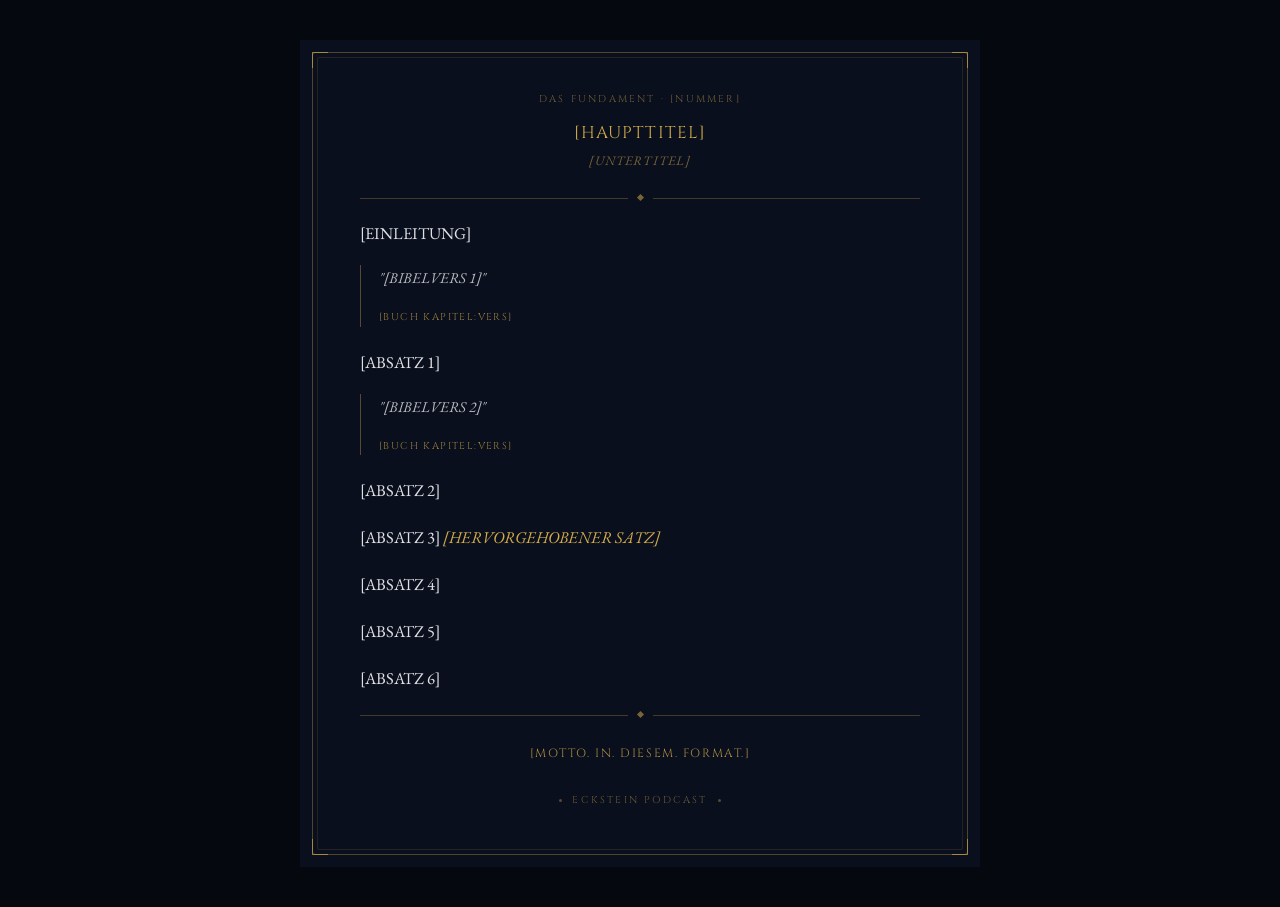
<file: fundament/eckstein_fundament_template.html>
<!DOCTYPE html>
<html lang="de">
<head>
  <meta charset="UTF-8">
  <meta name="viewport" content="width=device-width, initial-scale=1.0">
  <title>Eckstein Podcast — Das Fundament</title>
  <link href="https://fonts.googleapis.com/css2?family=Cinzel:wght@400;600;700&family=EB+Garamond:ital,wght@0,400;0,500;1,400&display=swap" rel="stylesheet">
  <style>
    * { box-sizing: border-box; margin: 0; padding: 0; }

    body {
      background: #05080f;
      display: flex;
      justify-content: center;
      align-items: flex-start;
      padding: 40px 20px;
      min-height: 100vh;
    }

    .post {
      width: 680px;
      background: #0a0f1e;
      padding: 52px 60px 60px;
      position: relative;
      overflow: hidden;
      font-family: 'EB Garamond', Georgia, serif;
    }

    .border-o {
      position: absolute;
      inset: 12px;
      border: 1px solid rgba(212, 172, 73, 0.35);
      border-radius: 3px;
      pointer-events: none;
    }
    .border-i {
      position: absolute;
      inset: 17px;
      border: 0.5px solid rgba(212, 172, 73, 0.13);
      border-radius: 2px;
      pointer-events: none;
    }

    .cn { position: absolute; width: 16px; height: 16px; border-color: #d4ac49; border-style: solid; opacity: 0.65; }
    .tl { top: 12px; left: 12px; border-width: 1px 0 0 1px; }
    .tr { top: 12px; right: 12px; border-width: 1px 1px 0 0; }
    .bl { bottom: 12px; left: 12px; border-width: 0 0 1px 1px; }
    .br { bottom: 12px; right: 12px; border-width: 0 1px 1px 0; }

    .series {
      font-family: 'Cinzel', serif;
      font-size: 10px;
      letter-spacing: 0.22em;
      color: rgba(212, 172, 73, 0.5);
      text-align: center;
      text-transform: uppercase;
      margin-bottom: 14px;
    }
    .title-main {
      font-family: 'Cinzel', serif;
      font-size: 17px;
      letter-spacing: 0.06em;
      color: #d4ac49;
      text-align: center;
      line-height: 1.55;
      margin-bottom: 6px;
    }
    .title-sub {
      font-family: 'EB Garamond', serif;
      font-size: 13px;
      letter-spacing: 0.08em;
      color: rgba(212, 172, 73, 0.55);
      text-align: center;
      font-style: italic;
      margin-bottom: 26px;
    }

    .divider { display: flex; align-items: center; gap: 10px; margin: 18px 0; }
    .divider-line { flex: 1; height: 0.5px; background: rgba(212, 172, 73, 0.28); }
    .divider-diamond { width: 5px; height: 5px; background: #d4ac49; transform: rotate(45deg); opacity: 0.55; flex-shrink: 0; }

    .quote-block {
      border-left: 1.5px solid rgba(212, 172, 73, 0.38);
      padding-left: 18px;
      margin-bottom: 20px;
    }
    .quote-text {
      font-size: 15px;
      line-height: 1.78;
      color: rgba(255, 255, 255, 0.72);
      font-style: italic;
    }
    .quote-ref {
      font-family: 'Cinzel', serif;
      font-size: 10px;
      letter-spacing: 0.14em;
      color: rgba(212, 172, 73, 0.7);
      margin-top: 8px;
    }

    .body { font-size: 16.5px; line-height: 1.88; color: rgba(255, 255, 255, 0.87); }
    .body p { margin-bottom: 16px; }
    .body p:last-child { margin-bottom: 0; }
    .highlight { color: #d4ac49; font-style: italic; }

    .closing {
      font-family: 'Cinzel', serif;
      font-size: 12px;
      letter-spacing: 0.13em;
      color: rgba(212, 172, 73, 0.78);
      text-align: center;
      margin-top: 28px;
    }

    .logo-row { display: flex; align-items: center; justify-content: center; gap: 10px; margin-top: 32px; }
    .logo-txt { font-family: 'Cinzel', serif; font-size: 10px; letter-spacing: 0.22em; color: rgba(212, 172, 73, 0.48); text-transform: uppercase; }
    .logo-dot { width: 3px; height: 3px; background: rgba(212, 172, 73, 0.38); border-radius: 50%; }
  </style>
</head>
<body>
  <div class="post">
    <div class="border-o"></div>
    <div class="border-i"></div>
    <div class="cn tl"></div>
    <div class="cn tr"></div>
    <div class="cn bl"></div>
    <div class="cn br"></div>

    <!-- z.B. "Das Fundament · II" -->
    <p class="series">Das Fundament · [NUMMER]</p>

    <!-- Haupttitel der Episode -->
    <p class="title-main">[HAUPTTITEL]</p>

    <!-- Untertitel der Episode -->
    <p class="title-sub">[UNTERTITEL]</p>

    <div class="divider">
      <div class="divider-line"></div>
      <div class="divider-diamond"></div>
      <div class="divider-line"></div>
    </div>

    <div class="body">

      <!-- Einleitungssatz -->
      <p>[EINLEITUNG]</p>

      <!-- Bibelvers 1 — bei Bedarf weitere quote-blocks kopieren -->
      <div class="quote-block">
        <p class="quote-text">"[BIBELVERS 1]"</p>
        <p class="quote-ref">[BUCH KAPITEL:VERS]</p>
      </div>

      <!-- Fliesstext — weitere <p> Tags nach Bedarf hinzufügen -->
      <p>[ABSATZ 1]</p>

      <!-- Bibelvers 2 — optional, löschen wenn nicht benötigt -->
      <div class="quote-block">
        <p class="quote-text">"[BIBELVERS 2]"</p>
        <p class="quote-ref">[BUCH KAPITEL:VERS]</p>
      </div>

      <p>[ABSATZ 2]</p>

      <!-- Kernsatz der Episode — wird gold hervorgehoben -->
      <p>[ABSATZ 3] <span class="highlight">[HERVORGEHOBENER SATZ]</span></p>

      <p>[ABSATZ 4]</p>

      <p>[ABSATZ 5]</p>

      <p>[ABSATZ 6]</p>

    </div>

    <div class="divider">
      <div class="divider-line"></div>
      <div class="divider-diamond"></div>
      <div class="divider-line"></div>
    </div>

    <!-- Abschluss-Motto der Episode -->
    <p class="closing">[MOTTO. IN. DIESEM. FORMAT.]</p>

    <div class="logo-row">
      <div class="logo-dot"></div>
      <span class="logo-txt">Eckstein Podcast</span>
      <div class="logo-dot"></div>
    </div>

  </div>
</body>
</html>
</file>
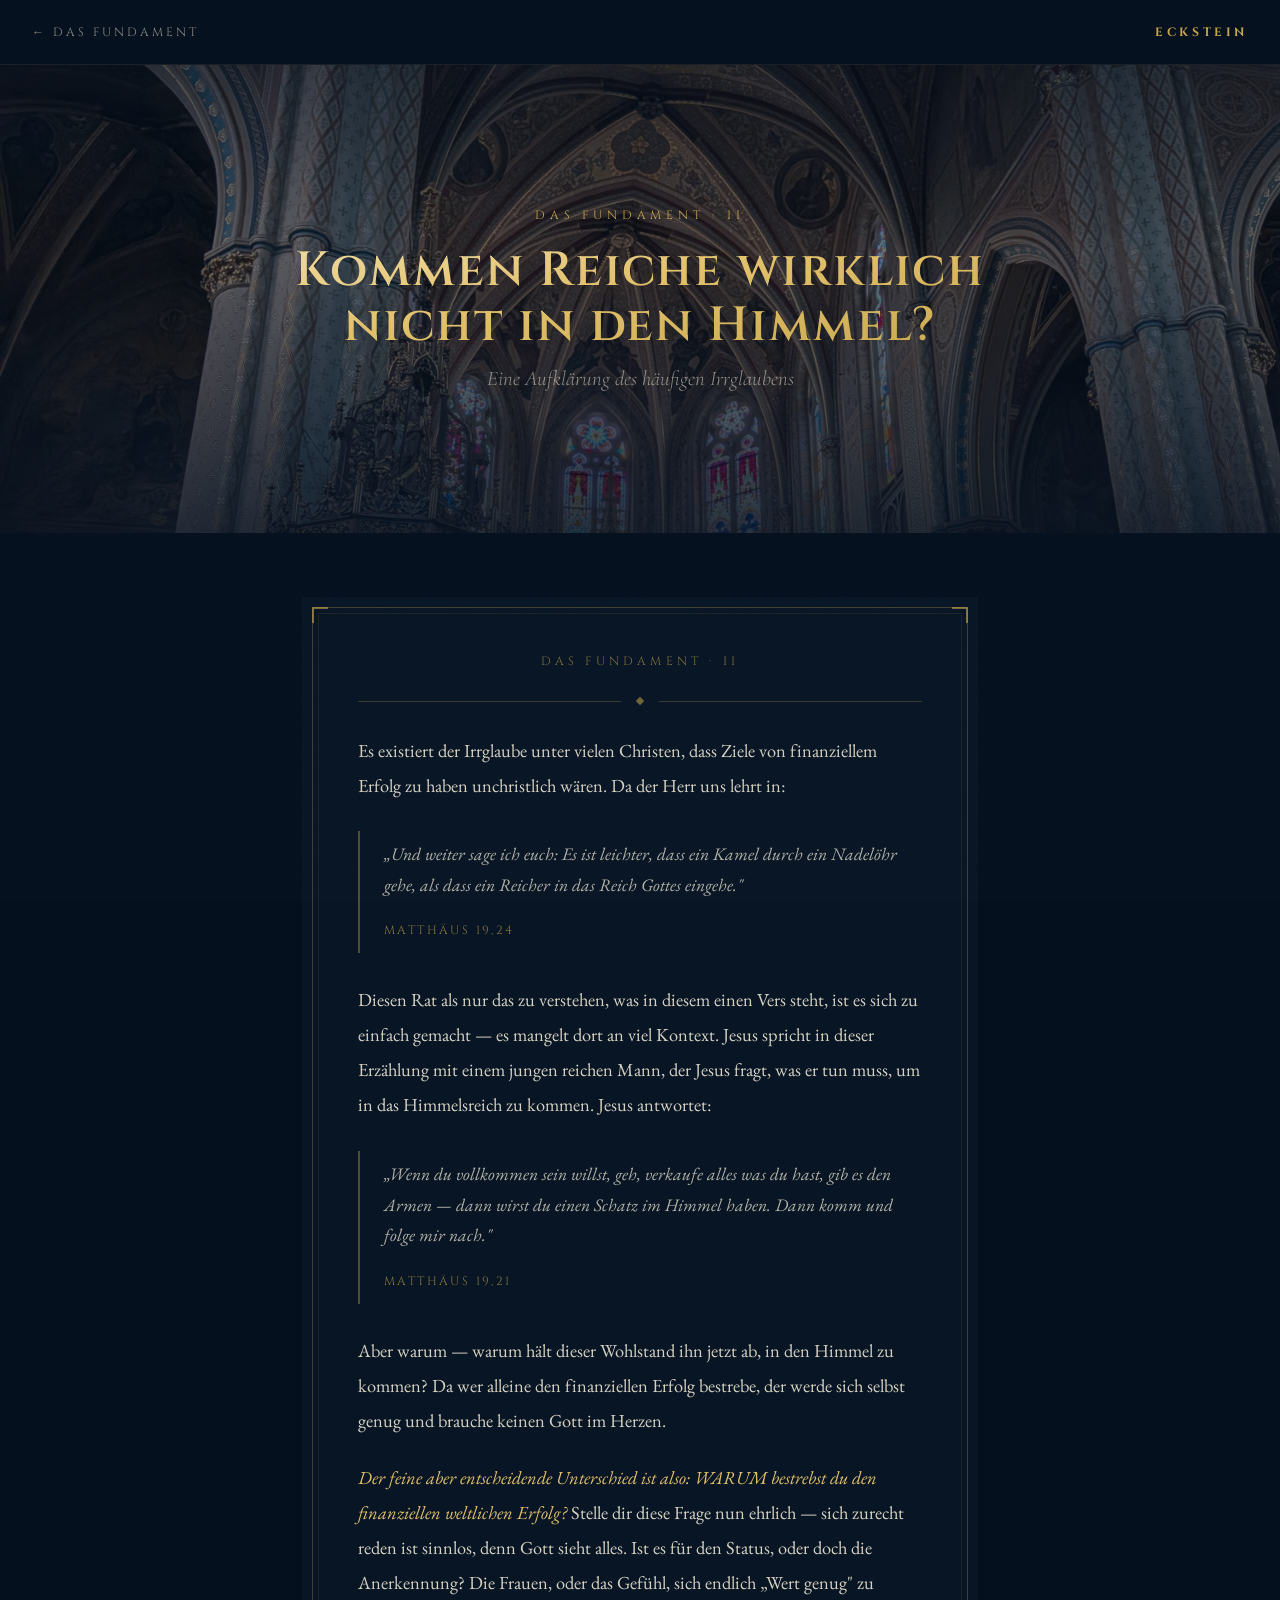
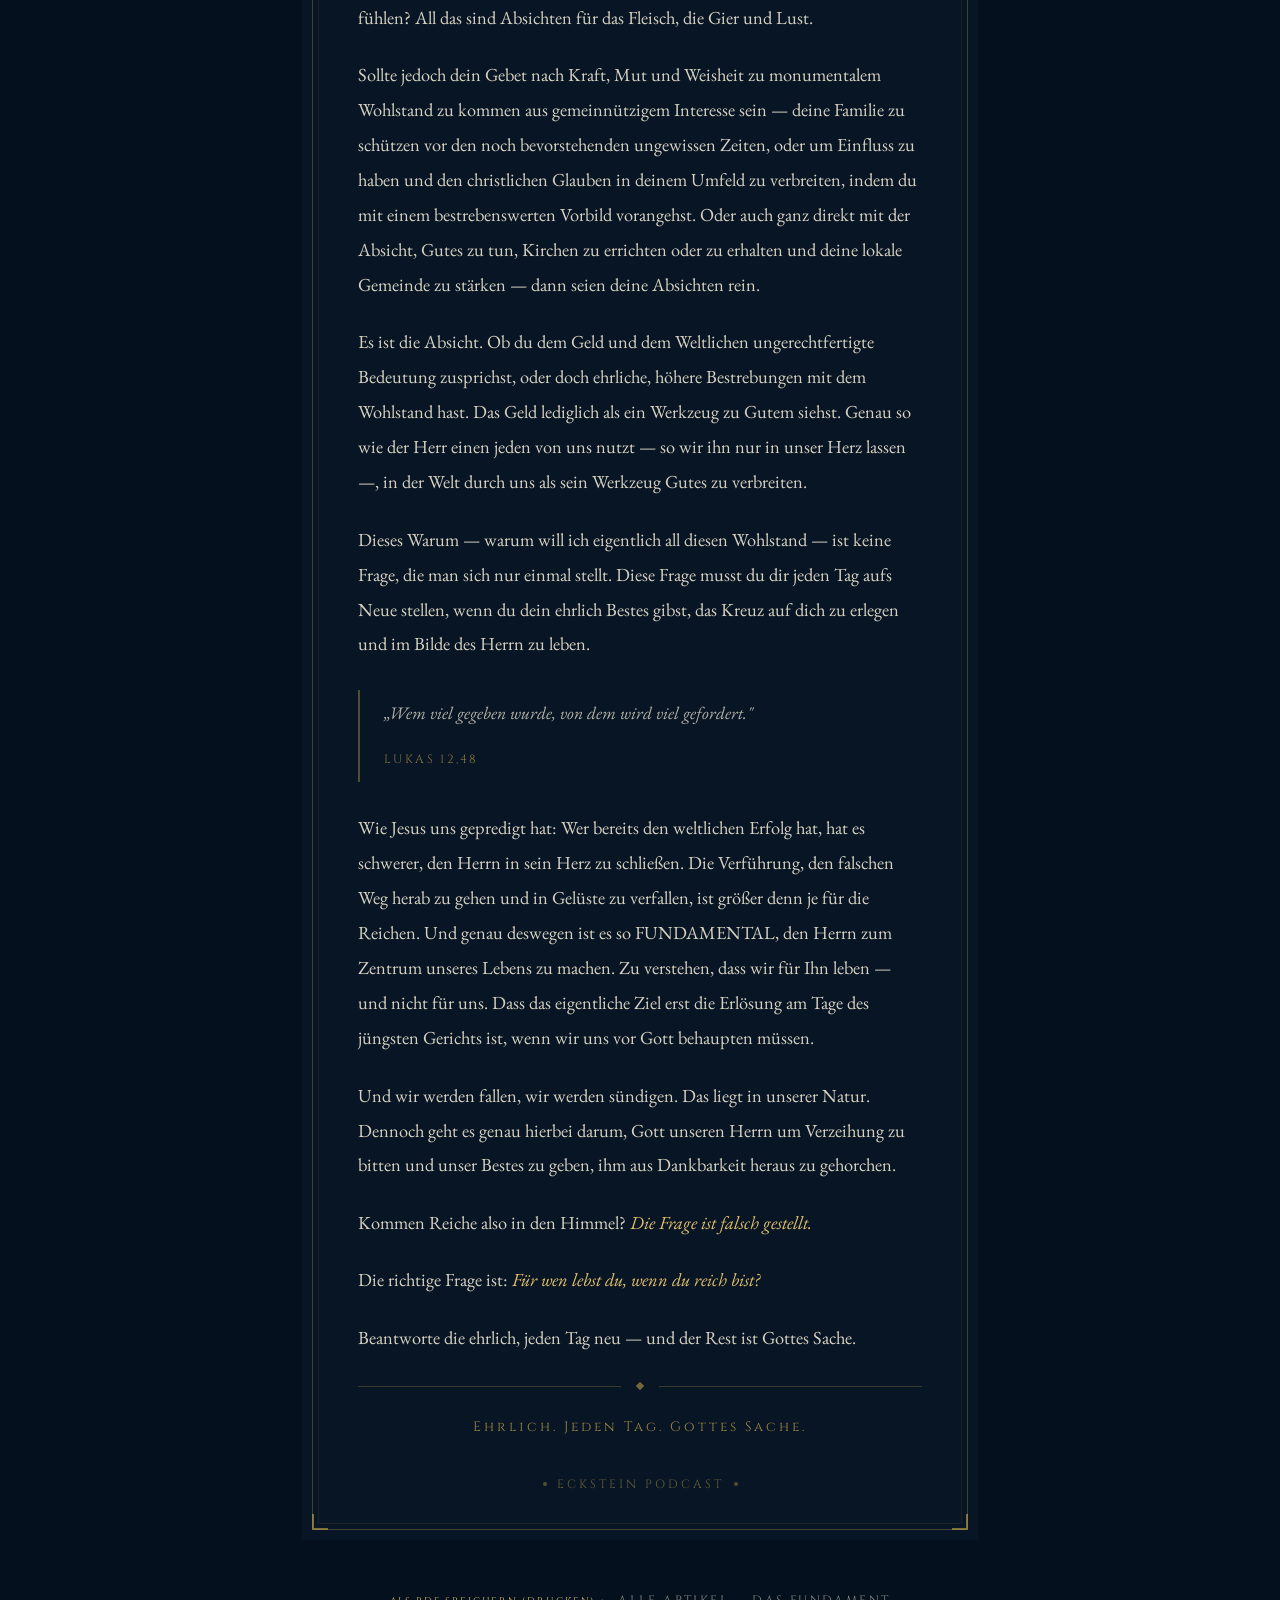
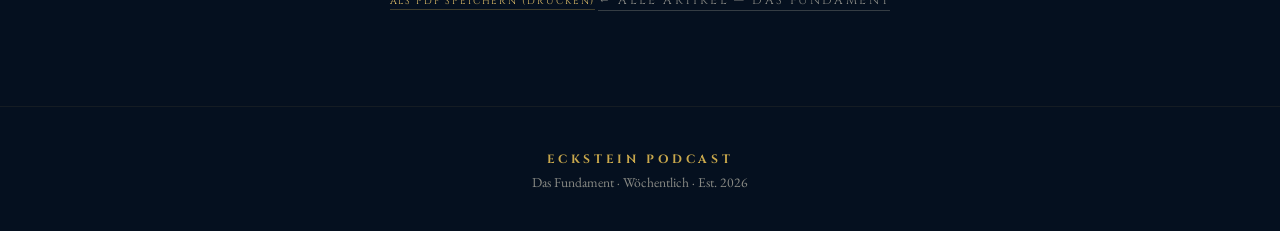
<file: fundament/kommen-reiche-in-den-himmel.html>
<!DOCTYPE html>
<html lang="de">
<head>
  <meta charset="UTF-8">
  <meta name="viewport" content="width=device-width, initial-scale=1.0">
  <title>Kommen Reiche wirklich nicht in den Himmel? — Das Fundament · Eckstein Podcast</title>
  <meta name="description" content="Es existiert der Irrglaube, dass finanzieller Erfolg unchristlich wäre. Der feine aber entscheidende Unterschied ist das WARUM.">
  <link rel="canonical" href="https://www.eckstein-podcast.de/fundament/kommen-reiche-in-den-himmel.html">
  <meta property="og:title" content="Kommen Reiche wirklich nicht in den Himmel? — Das Fundament · Eckstein Podcast">
  <meta property="og:description" content="Die richtige Frage ist nicht, ob Reiche in den Himmel kommen. Die richtige Frage ist: Für wen lebst du, wenn du reich bist?">
  <meta property="og:url" content="https://www.eckstein-podcast.de/fundament/kommen-reiche-in-den-himmel.html">
  <meta property="og:image" content="https://www.eckstein-podcast.de/img/Logo.png">
  <meta property="og:type" content="article">
  <meta property="og:locale" content="de_DE">
  <meta name="twitter:card" content="summary_large_image">
  <meta name="twitter:site" content="@Eckstein_Pod">
  <meta name="twitter:title" content="Kommen Reiche wirklich nicht in den Himmel?">
  <meta name="twitter:description" content="Die richtige Frage ist: Für wen lebst du, wenn du reich bist?">
  <meta name="twitter:image" content="https://www.eckstein-podcast.de/img/Logo.png">
  <meta name="author" content="Kevin Ritz">

  <script type="application/ld+json">
  {
    "@context": "https://schema.org",
    "@type": "Article",
    "headline": "Kommen Reiche wirklich nicht in den Himmel? Eine Aufklärung des häufigen Irrglaubens",
    "description": "Der feine aber entscheidende Unterschied: WARUM bestrebst du den finanziellen weltlichen Erfolg?",
    "author": { "@type": "Person", "name": "Kevin Ritz" },
    "datePublished": "2026-05-25",
    "publisher": { "@type": "Organization", "name": "Eckstein Podcast", "url": "https://www.eckstein-podcast.de/" },
    "url": "https://www.eckstein-podcast.de/fundament/kommen-reiche-in-den-himmel.html",
    "inLanguage": "de",
    "isPartOf": { "@type": "Blog", "name": "Das Fundament", "url": "https://www.eckstein-podcast.de/fundament/" }
  }
  </script>

  <link rel="icon" type="image/png" href="../img/Logo.png">
  <link rel="preconnect" href="https://fonts.googleapis.com">
  <link rel="preconnect" href="https://fonts.gstatic.com" crossorigin>
  <link href="https://fonts.googleapis.com/css2?family=Cinzel:wght@400;600;700&family=Cormorant+Garamond:ital,wght@0,300;0,400;1,300&family=EB+Garamond:wght@400;500&display=swap" rel="stylesheet">

  <style>
    :root {
      --navy:       #05101f;
      --navy-2:     #081525;
      --navy-3:     #0c1e35;
      --gold:       #c9a84c;
      --gold-light: #e2c06a;
      --gold-pale:  #f0dca0;
      --gold-dim:   rgba(201,168,76,0.08);
      --cream:      #f5eed8;
      --cream-dim:  rgba(245,238,216,0.55);
    }

    *, *::before, *::after { box-sizing: border-box; margin: 0; padding: 0; }
    html { scroll-behavior: smooth; }

    body {
      background: var(--navy);
      color: var(--cream);
      font-family: 'EB Garamond', Georgia, serif;
      overflow-x: hidden;
    }

    body::after {
      content: '';
      position: fixed;
      inset: 0;
      pointer-events: none;
      z-index: 9999;
      background-image: url("data:image/svg+xml,%3Csvg xmlns='http://www.w3.org/2000/svg' width='300' height='300'%3E%3Cfilter id='g'%3E%3CfeTurbulence type='fractalNoise' baseFrequency='0.75' numOctaves='4' stitchTiles='stitch'/%3E%3C/filter%3E%3Crect width='300' height='300' filter='url(%23g)' opacity='0.045'/%3E%3C/svg%3E");
      opacity: 0.5;
    }

    /* ── NAV ── */
    .article-nav {
      padding: 1.5rem 2rem;
      border-bottom: 1px solid rgba(201,168,76,0.1);
      display: flex;
      justify-content: space-between;
      align-items: center;
      position: relative;
      z-index: 10;
    }

    .nav-back {
      font-family: 'Cinzel', serif;
      font-size: 0.75rem;
      letter-spacing: 0.25em;
      color: var(--cream-dim);
      text-decoration: none;
      text-transform: uppercase;
      transition: color 0.2s;
    }
    .nav-back:hover { color: var(--gold); }

    .nav-logo {
      font-family: 'Cinzel', serif;
      font-size: 0.75rem;
      font-weight: 700;
      letter-spacing: 0.3em;
      color: var(--gold);
      text-decoration: none;
    }

    /* ── HERO ── */
    .article-hero {
      position: relative;
      height: 52vh;
      min-height: 320px;
      max-height: 520px;
      overflow: hidden;
      display: grid;
      place-items: center;
    }

    .article-hero::before {
      content: '';
      position: absolute;
      inset: 0;
      background-image: url('DF2_background.jpg');
      background-size: cover;
      background-position: center 35%;
      z-index: 0;
    }

    .article-hero::after {
      content: '';
      position: absolute;
      inset: 0;
      background: linear-gradient(
        180deg,
        rgba(5,16,31,0.72) 0%,
        rgba(5,16,31,0.55) 40%,
        rgba(5,16,31,0.85) 100%
      );
      z-index: 1;
    }

    .hero-inner {
      position: relative;
      z-index: 2;
      text-align: center;
      padding: 0 2rem;
    }

    .hero-series {
      font-family: 'Cinzel', serif;
      font-size: 0.75rem;
      letter-spacing: 0.4em;
      color: var(--gold);
      text-transform: uppercase;
      margin-bottom: 1.2rem;
    }

    .hero-title {
      font-family: 'Cinzel', serif;
      font-size: clamp(1.6rem, 4.5vw, 3rem);
      font-weight: 600;
      letter-spacing: 0.04em;
      line-height: 1.15;
      color: transparent;
      background: linear-gradient(170deg, var(--gold-pale) 0%, var(--gold-light) 45%, var(--gold) 100%);
      -webkit-background-clip: text;
      background-clip: text;
      max-width: 700px;
      margin: 0 auto 0.8rem;
    }

    .hero-subtitle {
      font-family: 'Cormorant Garamond', serif;
      font-size: clamp(1rem, 2.5vw, 1.3rem);
      font-weight: 300;
      font-style: italic;
      color: var(--cream-dim);
    }

    /* ── ARTICLE CARD ── */
    .article-outer {
      max-width: 740px;
      margin: 0 auto;
      padding: 4rem 2rem 6rem;
    }

    /* Template-style border ornament */
    .article-card {
      position: relative;
      background: var(--navy-2);
      padding: 3.5rem 3.5rem 3rem;
    }

    .card-border-o {
      position: absolute;
      inset: 10px;
      border: 1px solid rgba(201,168,76,0.3);
      border-radius: 2px;
      pointer-events: none;
    }

    .card-border-i {
      position: absolute;
      inset: 16px;
      border: 0.5px solid rgba(201,168,76,0.1);
      border-radius: 1px;
      pointer-events: none;
    }

    .cn { position: absolute; width: 16px; height: 16px; border-color: var(--gold); border-style: solid; opacity: 0.6; }
    .tl { top: 10px;    left: 10px;  border-width: 2px 0 0 2px; }
    .tr { top: 10px;    right: 10px; border-width: 2px 2px 0 0; }
    .bl { bottom: 10px; left: 10px;  border-width: 0 0 2px 2px; }
    .br { bottom: 10px; right: 10px; border-width: 0 2px 2px 0; }

    /* ── ARTICLE HEADER (inside card) ── */
    .article-series {
      font-family: 'Cinzel', serif;
      font-size: 0.75rem;
      letter-spacing: 0.35em;
      color: rgba(201,168,76,0.6);
      text-transform: uppercase;
      text-align: center;
      margin-bottom: 1rem;
    }

    .article-divider {
      display: flex;
      align-items: center;
      gap: 1rem;
      margin: 1.8rem 0;
    }

    .article-divider::before,
    .article-divider::after {
      content: '';
      flex: 1;
      height: 0.5px;
      background: rgba(201,168,76,0.25);
    }

    .divider-diamond {
      width: 6px;
      height: 6px;
      background: var(--gold);
      transform: rotate(45deg);
      opacity: 0.55;
      flex-shrink: 0;
    }

    /* ── BODY ── */
    .article-body {
      font-size: clamp(1.05rem, 2vw, 1.15rem);
      line-height: 1.9;
      color: rgba(245,238,216,0.87);
    }

    .article-body p { margin-bottom: 1.4rem; }
    .article-body p:last-child { margin-bottom: 0; }

    .article-highlight {
      color: var(--gold-light);
      font-style: italic;
    }

    .article-verse {
      border-left: 2px solid rgba(201,168,76,0.38);
      padding: 0.5rem 0 0.5rem 1.5rem;
      margin: 1.8rem 0;
    }

    .article-verse p {
      font-style: italic;
      color: rgba(245,238,216,0.72);
      font-size: clamp(1rem, 2vw, 1.1rem);
      line-height: 1.75;
      margin-bottom: 0.6rem !important;
    }

    .article-verse cite {
      font-style: normal;
      font-family: 'Cinzel', serif;
      font-size: 0.75rem;
      letter-spacing: 0.2em;
      color: rgba(201,168,76,0.65);
      text-transform: uppercase;
    }

    .article-closing {
      font-family: 'Cinzel', serif;
      font-size: 0.85rem;
      letter-spacing: 0.22em;
      color: rgba(201,168,76,0.78);
      text-align: center;
      margin-top: 0.5rem;
    }

    /* ── LOGO ROW ── */
    .logo-row {
      display: flex;
      align-items: center;
      justify-content: center;
      gap: 10px;
      margin-top: 2.5rem;
    }

    .logo-dot {
      width: 4px;
      height: 4px;
      background: rgba(201,168,76,0.4);
      border-radius: 50%;
    }

    .logo-txt {
      font-family: 'Cinzel', serif;
      font-size: 0.75rem;
      letter-spacing: 0.25em;
      color: rgba(201,168,76,0.5);
      text-transform: uppercase;
    }

    /* ── BACK LINK ── */
    .article-back {
      margin-top: 3rem;
      text-align: center;
    }

    .article-back a {
      font-family: 'Cinzel', serif;
      font-size: 0.75rem;
      letter-spacing: 0.2em;
      color: var(--cream-dim);
      text-decoration: none;
      text-transform: uppercase;
      border-bottom: 1px solid rgba(245,238,216,0.2);
      padding-bottom: 2px;
      transition: color 0.2s, border-color 0.2s;
    }

    .article-back a:hover { color: var(--gold); border-color: var(--gold); }

    /* ── FOOTER ── */
    .article-footer {
      text-align: center;
      padding: 2.5rem 2rem;
      border-top: 1px solid rgba(201,168,76,0.08);
    }

    .article-footer a {
      font-family: 'Cinzel', serif;
      font-size: 0.75rem;
      font-weight: 700;
      letter-spacing: 0.3em;
      color: var(--gold);
      text-decoration: none;
    }

    .article-footer small {
      display: block;
      font-family: 'EB Garamond', serif;
      font-size: 0.85rem;
      color: var(--cream-dim);
      margin-top: 0.3rem;
    }

    :focus-visible { outline: 2px solid var(--gold); outline-offset: 3px; }

    @media (max-width: 600px) {
      .article-card { padding: 2.5rem 1.8rem 2.2rem; }
    }

    .article-back button {
      font-family: 'Cinzel', serif;
      font-size: 0.6rem;
      letter-spacing: 0.2em;
      color: var(--gold-light);
      text-transform: uppercase;
      background: none;
      border: none;
      border-bottom: 1px solid rgba(201,168,76,0.3);
      padding-bottom: 1px;
      cursor: pointer;
    }

    @media (max-width: 480px) {
      .article-outer { padding: 2.5rem 1rem 4rem; }
    }
  </style>
  <link rel="stylesheet" href="fundament-print.css">
</head>
<body>

  <nav class="article-nav">
    <a href="../fundament/" class="nav-back">← Das Fundament</a>
    <a href="/" class="nav-logo">ECKSTEIN</a>
  </nav>

  <header class="article-hero">
    <div class="hero-inner">
      <p class="hero-series">Das Fundament · II</p>
      <h1 class="hero-title">Kommen Reiche wirklich nicht in den Himmel?</h1>
      <p class="hero-subtitle">Eine Aufklärung des häufigen Irrglaubens</p>
    </div>
  </header>

  <main class="article-outer">
    <article class="article-card">
      <div class="card-border-o"></div>
      <div class="card-border-i"></div>
      <div class="cn tl"></div>
      <div class="cn tr"></div>
      <div class="cn bl"></div>
      <div class="cn br"></div>

      <p class="article-series">Das Fundament · II</p>

      <div class="article-divider"><div class="divider-diamond"></div></div>

      <div class="article-body">

        <p>Es existiert der Irrglaube unter vielen Christen, dass Ziele von finanziellem Erfolg zu haben unchristlich wären. Da der Herr uns lehrt in:</p>

        <div class="article-verse">
          <p>„Und weiter sage ich euch: Es ist leichter, dass ein Kamel durch ein Nadelöhr gehe, als dass ein Reicher in das Reich Gottes eingehe."</p>
          <cite>Matthäus 19,24</cite>
        </div>

        <p>Diesen Rat als nur das zu verstehen, was in diesem einen Vers steht, ist es sich zu einfach gemacht — es mangelt dort an viel Kontext. Jesus spricht in dieser Erzählung mit einem jungen reichen Mann, der Jesus fragt, was er tun muss, um in das Himmelsreich zu kommen. Jesus antwortet:</p>

        <div class="article-verse">
          <p>„Wenn du vollkommen sein willst, geh, verkaufe alles was du hast, gib es den Armen — dann wirst du einen Schatz im Himmel haben. Dann komm und folge mir nach."</p>
          <cite>Matthäus 19,21</cite>
        </div>

        <p>Aber warum — warum hält dieser Wohlstand ihn jetzt ab, in den Himmel zu kommen? Da wer alleine den finanziellen Erfolg bestrebe, der werde sich selbst genug und brauche keinen Gott im Herzen.</p>

        <p><span class="article-highlight">Der feine aber entscheidende Unterschied ist also: WARUM bestrebst du den finanziellen weltlichen Erfolg?</span> Stelle dir diese Frage nun ehrlich — sich zurecht reden ist sinnlos, denn Gott sieht alles. Ist es für den Status, oder doch die Anerkennung? Die Frauen, oder das Gefühl, sich endlich „Wert genug" zu fühlen? All das sind Absichten für das Fleisch, die Gier und Lust.</p>

        <p>Sollte jedoch dein Gebet nach Kraft, Mut und Weisheit zu monumentalem Wohlstand zu kommen aus gemeinnützigem Interesse sein — deine Familie zu schützen vor den noch bevorstehenden ungewissen Zeiten, oder um Einfluss zu haben und den christlichen Glauben in deinem Umfeld zu verbreiten, indem du mit einem bestrebenswerten Vorbild vorangehst. Oder auch ganz direkt mit der Absicht, Gutes zu tun, Kirchen zu errichten oder zu erhalten und deine lokale Gemeinde zu stärken — dann seien deine Absichten rein.</p>

        <p>Es ist die Absicht. Ob du dem Geld und dem Weltlichen ungerechtfertigte Bedeutung zusprichst, oder doch ehrliche, höhere Bestrebungen mit dem Wohlstand hast. Das Geld lediglich als ein Werkzeug zu Gutem siehst. Genau so wie der Herr einen jeden von uns nutzt — so wir ihn nur in unser Herz lassen —, in der Welt durch uns als sein Werkzeug Gutes zu verbreiten.</p>

        <p>Dieses Warum — warum will ich eigentlich all diesen Wohlstand — ist keine Frage, die man sich nur einmal stellt. Diese Frage musst du dir jeden Tag aufs Neue stellen, wenn du dein ehrlich Bestes gibst, das Kreuz auf dich zu erlegen und im Bilde des Herrn zu leben.</p>

        <div class="article-verse">
          <p>„Wem viel gegeben wurde, von dem wird viel gefordert."</p>
          <cite>Lukas 12,48</cite>
        </div>

        <p>Wie Jesus uns gepredigt hat: Wer bereits den weltlichen Erfolg hat, hat es schwerer, den Herrn in sein Herz zu schließen. Die Verführung, den falschen Weg herab zu gehen und in Gelüste zu verfallen, ist größer denn je für die Reichen. Und genau deswegen ist es so FUNDAMENTAL, den Herrn zum Zentrum unseres Lebens zu machen. Zu verstehen, dass wir für Ihn leben — und nicht für uns. Dass das eigentliche Ziel erst die Erlösung am Tage des jüngsten Gerichts ist, wenn wir uns vor Gott behaupten müssen.</p>

        <p>Und wir werden fallen, wir werden sündigen. Das liegt in unserer Natur. Dennoch geht es genau hierbei darum, Gott unseren Herrn um Verzeihung zu bitten und unser Bestes zu geben, ihm aus Dankbarkeit heraus zu gehorchen.</p>

        <p>Kommen Reiche also in den Himmel? <span class="article-highlight">Die Frage ist falsch gestellt.</span></p>

        <p>Die richtige Frage ist: <span class="article-highlight">Für wen lebst du, wenn du reich bist?</span></p>

        <p>Beantworte die ehrlich, jeden Tag neu — und der Rest ist Gottes Sache.</p>

      </div>

      <div class="article-divider"><div class="divider-diamond"></div></div>

      <p class="article-closing">Ehrlich. Jeden Tag. Gottes Sache.</p>

      <div class="logo-row">
        <div class="logo-dot"></div>
        <span class="logo-txt">Eckstein Podcast</span>
        <div class="logo-dot"></div>
      </div>

    </article>

    <div class="article-back">
      <button type="button" data-fundament-print>Als PDF speichern (Drucken)</button>
      <a href="../fundament/">← Alle Artikel — Das Fundament</a>
    </div>
  </main>

  <footer class="article-footer">
    <a href="/">ECKSTEIN PODCAST</a>
    <small>Das Fundament · Wöchentlich · Est. 2026</small>
  </footer>

  <script src="fundament-print.js"></script>
</body>
</html>
</file>
<file: css/site.css>
/* Eckstein Podcast — shared tokens & subpage chrome */
:root {
  --navy: #05101f;
  --navy-2: #081525;
  --navy-3: #0c1e35;
  --gold: #c9a84c;
  --gold-light: #e2c06a;
  --gold-pale: #f0dca0;
  --gold-dim: rgba(201, 168, 76, 0.08);
  --cream: #f5eed8;
  --cream-dim: rgba(245, 238, 216, 0.55);
  --section-y: 7rem;
}

*, *::before, *::after {
  box-sizing: border-box;
  margin: 0;
  padding: 0;
}

html {
  scroll-behavior: smooth;
}

body {
  background: var(--navy);
  color: var(--cream);
  font-family: 'EB Garamond', Georgia, serif;
  overflow-x: hidden;
}

body::after {
  content: '';
  position: fixed;
  inset: 0;
  pointer-events: none;
  z-index: 9999;
  background-image: url("data:image/svg+xml,%3Csvg xmlns='http://www.w3.org/2000/svg' width='300' height='300'%3E%3Cfilter id='g'%3E%3CfeTurbulence type='fractalNoise' baseFrequency='0.75' numOctaves='4' stitchTiles='stitch'/%3E%3C/filter%3E%3Crect width='300' height='300' filter='url(%23g)' opacity='0.045'/%3E%3C/svg%3E");
  opacity: 0.5;
}

.page-nav {
  padding: 1.5rem 2rem;
  border-bottom: 1px solid rgba(201, 168, 76, 0.1);
  display: flex;
  justify-content: space-between;
  align-items: center;
}

.nav-back {
  font-family: 'Cinzel', serif;
  font-size: 0.6rem;
  letter-spacing: 0.25em;
  color: var(--cream-dim);
  text-decoration: none;
  text-transform: uppercase;
  transition: color 0.2s;
}

.nav-back:hover {
  color: var(--gold);
}

.nav-logo {
  font-family: 'Cinzel', serif;
  font-size: 0.75rem;
  font-weight: 700;
  letter-spacing: 0.3em;
  color: var(--gold);
  text-decoration: none;
}

.page-footer {
  text-align: center;
  padding: 2.5rem 2rem;
  border-top: 1px solid rgba(201, 168, 76, 0.08);
}

.page-footer a {
  font-family: 'Cinzel', serif;
  font-size: 0.75rem;
  font-weight: 700;
  letter-spacing: 0.3em;
  color: var(--gold);
  text-decoration: none;
}

.page-footer small {
  display: block;
  font-family: 'EB Garamond', serif;
  font-size: 0.78rem;
  color: var(--cream-dim);
  margin-top: 0.3rem;
}

.btn-platform {
  display: inline-block;
  font-family: 'Cinzel', serif;
  font-size: 0.65rem;
  font-weight: 700;
  letter-spacing: 0.15em;
  text-transform: uppercase;
  padding: 0.85rem 1.5rem;
  border: 1px solid var(--gold);
  color: var(--navy);
  background: var(--gold);
  text-decoration: none;
  transition: background 0.25s, border-color 0.25s, color 0.25s;
}

.btn-platform:hover {
  background: var(--gold-light);
  border-color: var(--gold-light);
}
</file>
<file: fundament/fundament-print.css>
@media print {
  body::after,
  .article-nav,
  .article-hero,
  .article-share,
  .article-footer,
  .article-back,
  .card-border-o,
  .card-border-i,
  .cn {
    display: none !important;
  }

  body {
    background: #fff !important;
    color: #111 !important;
  }

  .article-wrap,
  .article-card,
  .article-body {
    color: #111 !important;
    max-width: 100% !important;
  }

  .article-title,
  .article-highlight,
  .article-series {
    color: #111 !important;
  }

  .article-verse {
    border-left-color: #333 !important;
  }

  a {
    color: #111 !important;
    text-decoration: none !important;
  }
}
</file>
